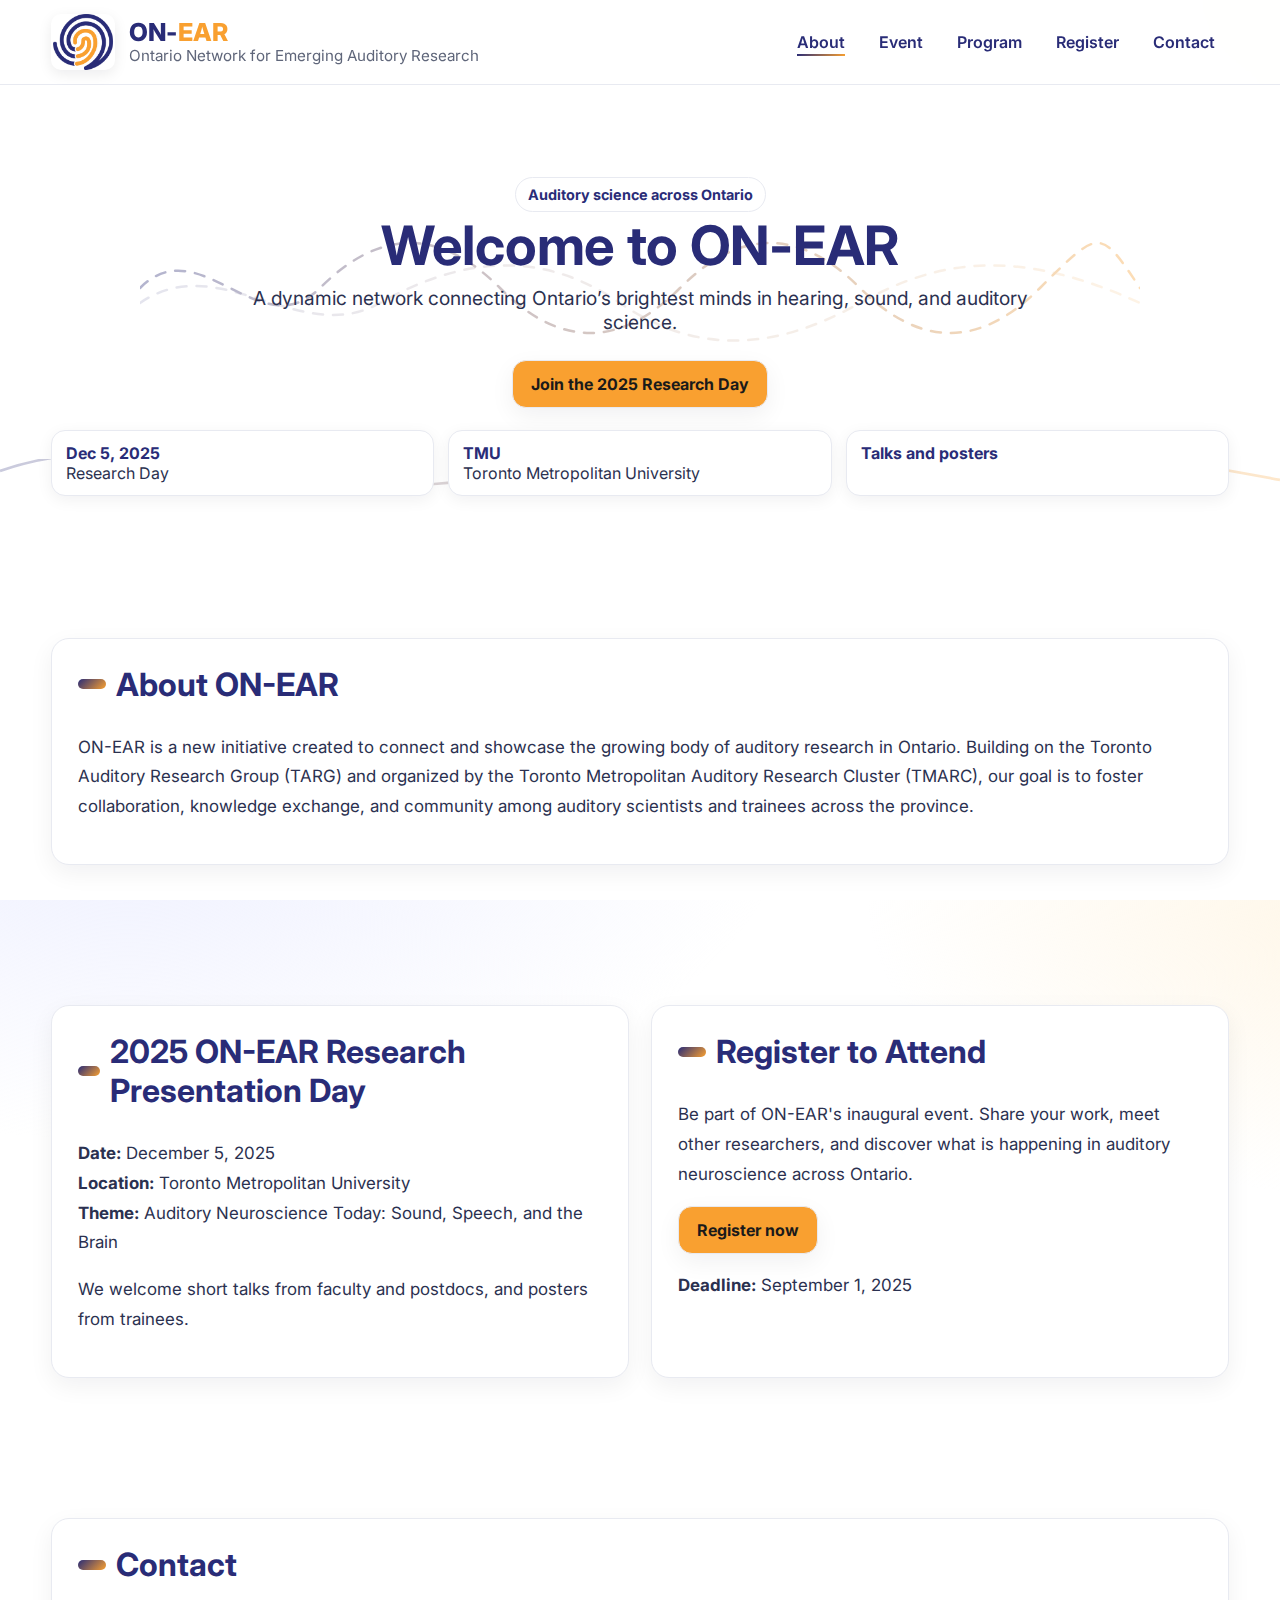
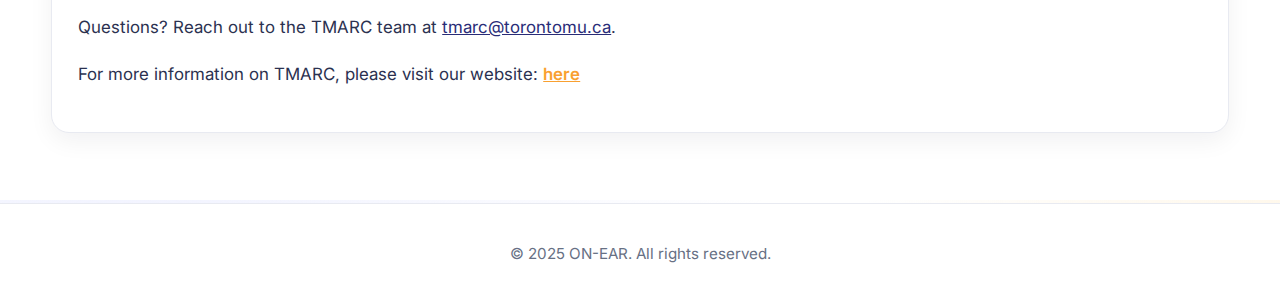
<file: index.html>
<!DOCTYPE html>
<html lang="en">
<head>
  <meta charset="UTF-8" />
  <meta name="viewport" content="width=device-width, initial-scale=1.0" />
  <title>ON-EAR | Ontario Network for Emerging Auditory Research</title>
  <link href="https://fonts.googleapis.com/css2?family=Inter:wght@400;600;800&display=swap" rel="stylesheet">
  <meta name="theme-color" content="#292C77">
  <style>
    :root {
      --blue: #292C77;
      --yellow: #F9A030;
      --ink: #11131a;
      --muted: #5f667a;
      --bg: #ffffff;
      --soft: #f7f8fb;
      --border: #e8eaf1;
      --radius: 18px;
      --shadow: 0 8px 24px rgba(17,19,26,0.06);
      --shadow-strong: 0 16px 42px rgba(17,19,26,0.10);
      --gradient: linear-gradient(135deg, #292C77 0%, #F9A030 100%);
    }

    * { box-sizing: border-box; }
    html, body { height: 100%; }
    body {
      margin: 0;
      font-family: 'Inter', system-ui, -apple-system, Segoe UI, Roboto, Arial, sans-serif;
      color: var(--ink);
      background:
        radial-gradient(1200px 600px at 10% -10%, #eef0ff 0%, transparent 55%),
        radial-gradient(900px 500px at 110% 0%, #fff6e6 0%, transparent 60%),
        var(--bg);
      overflow-x: hidden;
      scroll-behavior: smooth;
    }

    .container { width: min(1200px, 92vw); margin: 0 auto; position: relative; z-index: 1; }

    /* Header */
    header { position: sticky; top: 0; z-index: 40; background: rgba(255,255,255,0.94); backdrop-filter: blur(10px); border-bottom: 1px solid var(--border); transition: box-shadow .2s ease; }
    .header-inner { display: flex; align-items: center; justify-content: space-between; padding: 14px 0; gap: 12px; }
    .branding { display: flex; align-items: center; gap: 14px; text-decoration: none; color: inherit; }
    .logo img { height: 56px; width: auto; display: block; border-radius: 10px; box-shadow: 0 4px 14px rgba(17,19,26,0.08); }
    .title { display: grid; }
    .title .name { font-weight: 800; letter-spacing: .2px; font-size: 1.55rem; line-height: 1.05; }
    .on { color: var(--blue); }
    .ear { color: var(--yellow); }
    .tag { color: var(--muted); font-size: .95rem; }

    nav { display: flex; gap: 6px; align-items: center; flex-wrap: wrap; }
    nav a { position: relative; text-decoration: none; color: var(--blue); font-weight: 600; padding: 10px 14px; border-radius: 12px; }
    nav a::after { content: ""; position: absolute; left: 50%; right: 50%; bottom: 6px; height: 2px; background: var(--gradient); transition: left .2s, right .2s; }
    nav a:hover { background: #eef0ff; }
    nav a:hover::after { left: 14px; right: 14px; }
    nav a.active::after { left: 14px; right: 14px; }

    /* Progress */
    .progress { position: fixed; top: 0; left: 0; height: 3px; width: 0; background: var(--gradient); z-index: 60; box-shadow: 0 2px 20px rgba(249,160,48,0.25); }

    /* Hero */
    .hero { position: relative; padding: 92px 0 72px; text-align: center; background: #fff; overflow: hidden; }
    .hero h1 { margin: 0 0 8px; font-size: clamp(2.4rem, 4.8vw, 3.4rem); letter-spacing: -0.3px; color: var(--blue); }
    .hero .lede { font-size: clamp(1rem, 1.6vw, 1.2rem); max-width: 820px; margin: .5rem auto 1.6rem; color: #2b3150; }
    .pill { display: inline-block; padding: 8px 12px; border: 1px solid var(--border); border-radius: 999px; background: #fff; font-weight: 700; font-size: .9rem; color: var(--blue); }

    /* Animated audio wave behind title */
    .audiowave { position: absolute; top: 42%; left: 50%; transform: translate(-50%, -50%); width: min(1000px, 92vw); height: 160px; pointer-events: none; opacity: .35; }
    .audiowave path { fill: none; stroke-width: 2.5; stroke-linecap: round; stroke-linejoin: round; stroke-dasharray: 10 10; animation: waveDash 7s linear infinite; }
    @keyframes waveDash { to { stroke-dashoffset: -200; } }

    .cta-row { display: flex; gap: 12px; justify-content: center; flex-wrap: wrap; }
    .btn { display: inline-flex; align-items: center; gap: 10px; border: 1px solid var(--border); cursor: pointer; padding: 13px 18px; border-radius: 14px; font-weight: 700; font-size: 1rem; text-decoration: none; transition: transform 120ms ease, box-shadow 200ms ease, filter 120ms ease; }
    .btn-primary { background: #F9A030; color: #1a1a1a; box-shadow: var(--shadow); }
    .btn-primary:hover { background: #e18d00; transform: translateY(-1px); box-shadow: var(--shadow-strong); filter: none; }
    .btn-ghost { background: #fff; color: var(--blue); box-shadow: var(--shadow); }
    .btn-ghost:hover { transform: translateY(-1px); box-shadow: var(--shadow-strong); }

    .quick { display: grid; grid-template-columns: repeat(3, 1fr); gap: 14px; margin-top: 22px; }
    .chip { background: #fff; border: 1px solid var(--border); border-radius: 14px; padding: 12px 14px; text-align: left; color: #2b3150; box-shadow: 0 4px 16px rgba(17,19,26,0.06); }
    .chip strong { color: var(--blue); }

    .hero-divider { position: absolute; inset: auto 0 -1px 0; height: 110px; background: url('data:image/svg+xml;utf8,<svg xmlns="http://www.w3.org/2000/svg" viewBox="0 0 1440 320"><defs><linearGradient id="g" x1="0" y1="0" x2="1" y2="0"><stop offset="0%" stop-color="%23292C77"/><stop offset="100%" stop-color="%23F9A030"/></linearGradient></defs><path fill="%23ffffff" d="M0,192L48,186.7C96,181,192,171,288,170.7C384,171,480,181,576,181.3C672,181,768,171,864,149.3C960,128,1056,96,1152,85.3C1248,75,1344,85,1392,90.7L1440,96L1440,320L1392,320C1344,320,1248,320,1152,320C1056,320,960,320,864,320C768,320,672,320,576,320C480,320,384,320,288,320C192,320,96,320,48,320L0,320Z"/><path d="M0 210 C 200 140, 400 280, 600 200 S 1000 140, 1440 220" stroke="url(%23g)" stroke-width="3" fill="none" opacity="0.25"/></svg>') bottom center / cover no-repeat; }

    /* Sections */
    section.block { padding: 70px 0; }
    .grid-2 { display: grid; grid-template-columns: repeat(2, 1fr); gap: 22px; }
    .card { position: relative; background: #fff; border: 1px solid var(--border); border-radius: var(--radius); padding: 26px; color: #2b3150; box-shadow: var(--shadow); overflow: hidden; }
    .card h2 { display: inline-flex; align-items: center; gap: 10px; margin: 0 0 12px; font-size: clamp(1.6rem, 2.8vw, 2rem); color: var(--blue); }
    .card h2::before { content: ""; height: 10px; width: 28px; border-radius: 6px; background: var(--gradient); }
    .card p { font-size: 1.06rem; line-height: 1.75; }

    /* Footer */
    footer { text-align: center; color: #677084; padding: 40px 1rem; font-size: .95rem; border-top: 1px solid var(--border); background: #fff; }

    /* Responsive */
    @media (max-width: 900px) { .grid-2, .quick { grid-template-columns: 1fr; } }

    /* Motion reduce */
    @media (prefers-reduced-motion: reduce) { .audiowave path { animation: none; } .btn, .btn-primary, .btn-ghost { transition: none; } }
  </style>
</head>
<body>
  <div id="progress" class="progress" aria-hidden="true"></div>

  <!-- Header -->
  <header>
    <div class="container header-inner">
      <a href="#top" class="branding" aria-label="ON-EAR home">
        <div class="logo"><img src="Logo_v3.png" alt="ON-EAR logo"></div>
        <div class="title">
          <div class="name"><span class="on">ON-</span><span class="ear">EAR</span></div>
          <div class="tag">Ontario Network for Emerging Auditory Research</div>
        </div>
      </a>
      <nav aria-label="Primary">
        <a href="#about">About</a>
        <a href="#event">Event</a>
        <a href="program.html">Program</a>
        <a href="#register">Register</a>
        <a href="#contact">Contact</a>
      </nav>
    </div>
  </header>

  <!-- Hero -->
  <section class="hero" id="top">
    <svg class="audiowave" viewBox="0 0 1000 160" aria-hidden="true">
      <defs>
        <linearGradient id="waveGrad" x1="0" y1="0" x2="1" y2="0">
          <stop offset="0%" stop-color="#292C77"/>
          <stop offset="100%" stop-color="#F9A030"/>
        </linearGradient>
      </defs>
      <path stroke="url(#waveGrad)" d="M0 80 C 60 20, 120 140, 180 80 S 300 20, 360 80 S 480 140, 540 80 S 660 20, 720 80 S 840 140, 900 80 S 960 20, 1000 80"/>
      <path stroke="url(#waveGrad)" opacity="0.35" d="M0 95 C 80 40, 160 140, 240 95 S 400 40, 480 95 S 640 140, 720 95 S 880 40, 1000 95"/>
    </svg>
    <div class="container inner">
      <span class="pill">Auditory science across Ontario</span>
      <h1>Welcome to ON-EAR</h1>
      <p class="lede">A dynamic network connecting Ontario’s brightest minds in hearing, sound, and auditory science.</p>
      <div class="cta-row">
        <a href="#register" class="btn btn-primary">Join the 2025 Research Day</a>
      </div>
      <div class="quick" aria-label="Key facts">
        <div class="chip"><strong>Dec 5, 2025</strong><div>Research Day</div></div>
        <div class="chip"><strong>TMU</strong><div>Toronto Metropolitan University</div></div>
        <div class="chip"><strong>Talks and posters</strong></div>
      </div>
    </div>
    <div class="hero-divider" aria-hidden="true"></div>
  </section>

  <!-- About -->
  <section id="about" class="block">
    <div class="container">
      <article class="card">
        <h2>About ON-EAR</h2>
        <p>ON-EAR is a new initiative created to connect and showcase the growing body of auditory research in Ontario. Building on the Toronto Auditory Research Group (TARG) and organized by the Toronto Metropolitan Auditory Research Cluster (TMARC), our goal is to foster collaboration, knowledge exchange, and community among auditory scientists and trainees across the province.</p>
      </article>
    </div>
  </section>

  <!-- Event and Register -->
  <section id="event" class="block">
    <div class="container grid-2">
      <article class="card">
        <h2>2025 ON-EAR Research Presentation Day</h2>
        <p><strong>Date:</strong> December 5, 2025<br>
        <strong>Location:</strong> Toronto Metropolitan University<br>
        <strong>Theme:</strong> Auditory Neuroscience Today: Sound, Speech, and the Brain</p>
        <p>We welcome short talks from faculty and postdocs, and posters from trainees.</p>
        <!-- View program button removed -->
      </article>
      <article class="card" id="register">
        <h2>Register to Attend</h2>
        <p>Be part of ON-EAR's inaugural event. Share your work, meet other researchers, and discover what is happening in auditory neuroscience across Ontario.</p>
        <a href="register.html" class="btn btn-primary">Register now</a>
        <p><strong>Deadline:</strong> September 1, 2025</p>
      </article>
    </div>
  </section>

  <!-- Contact -->
  <section id="contact" class="block">
    <div class="container">
      <article class="card">
        <h2>Contact</h2>
        <p>Questions? Reach out to the TMARC team at <a href="mailto:tmarc@torontomu.ca" style="color: var(--blue); text-decoration: underline;">tmarc@torontomu.ca</a>.</p>
        <p>For more information on TMARC, please visit our website: <a href="https://psychlabs.torontomu.ca/tmarc/" target="_blank" rel="noopener" style="color: var(--yellow); font-weight:600; text-decoration: underline;">here</a></p>
      </article>
    </div>
  </section>

  <footer>
    <div class="container">&copy; 2025 ON-EAR. All rights reserved.</div>
  </footer>

  <script>
    // Progress line and header shadow
    const progress = document.getElementById('progress');
    const headerEl = document.querySelector('header');
    window.addEventListener('scroll', () => {
      const st = document.documentElement.scrollTop || document.body.scrollTop;
      const h = document.documentElement.scrollHeight - document.documentElement.clientHeight;
      progress.style.width = Math.min(100, (st / h) * 100) + '%';
      headerEl.style.boxShadow = st > 6 ? '0 6px 24px rgba(17,19,26,0.08)' : 'none';
    });

    // Active nav highlighting
    const sections = document.querySelectorAll('section.block');
    const navLinks = document.querySelectorAll('nav a[href^="#"]');
    const observer = new IntersectionObserver(entries => {
      entries.forEach(entry => {
        const id = '#' + entry.target.id;
        const link = document.querySelector(`nav a[href="${id}"]`);
        if (link) link.classList.toggle('active', entry.isIntersecting && entry.intersectionRatio > 0.5);
      });
    }, { threshold: 0.55 });
    sections.forEach(s => observer.observe(s));
  </script>
</body>
</html>
</file>
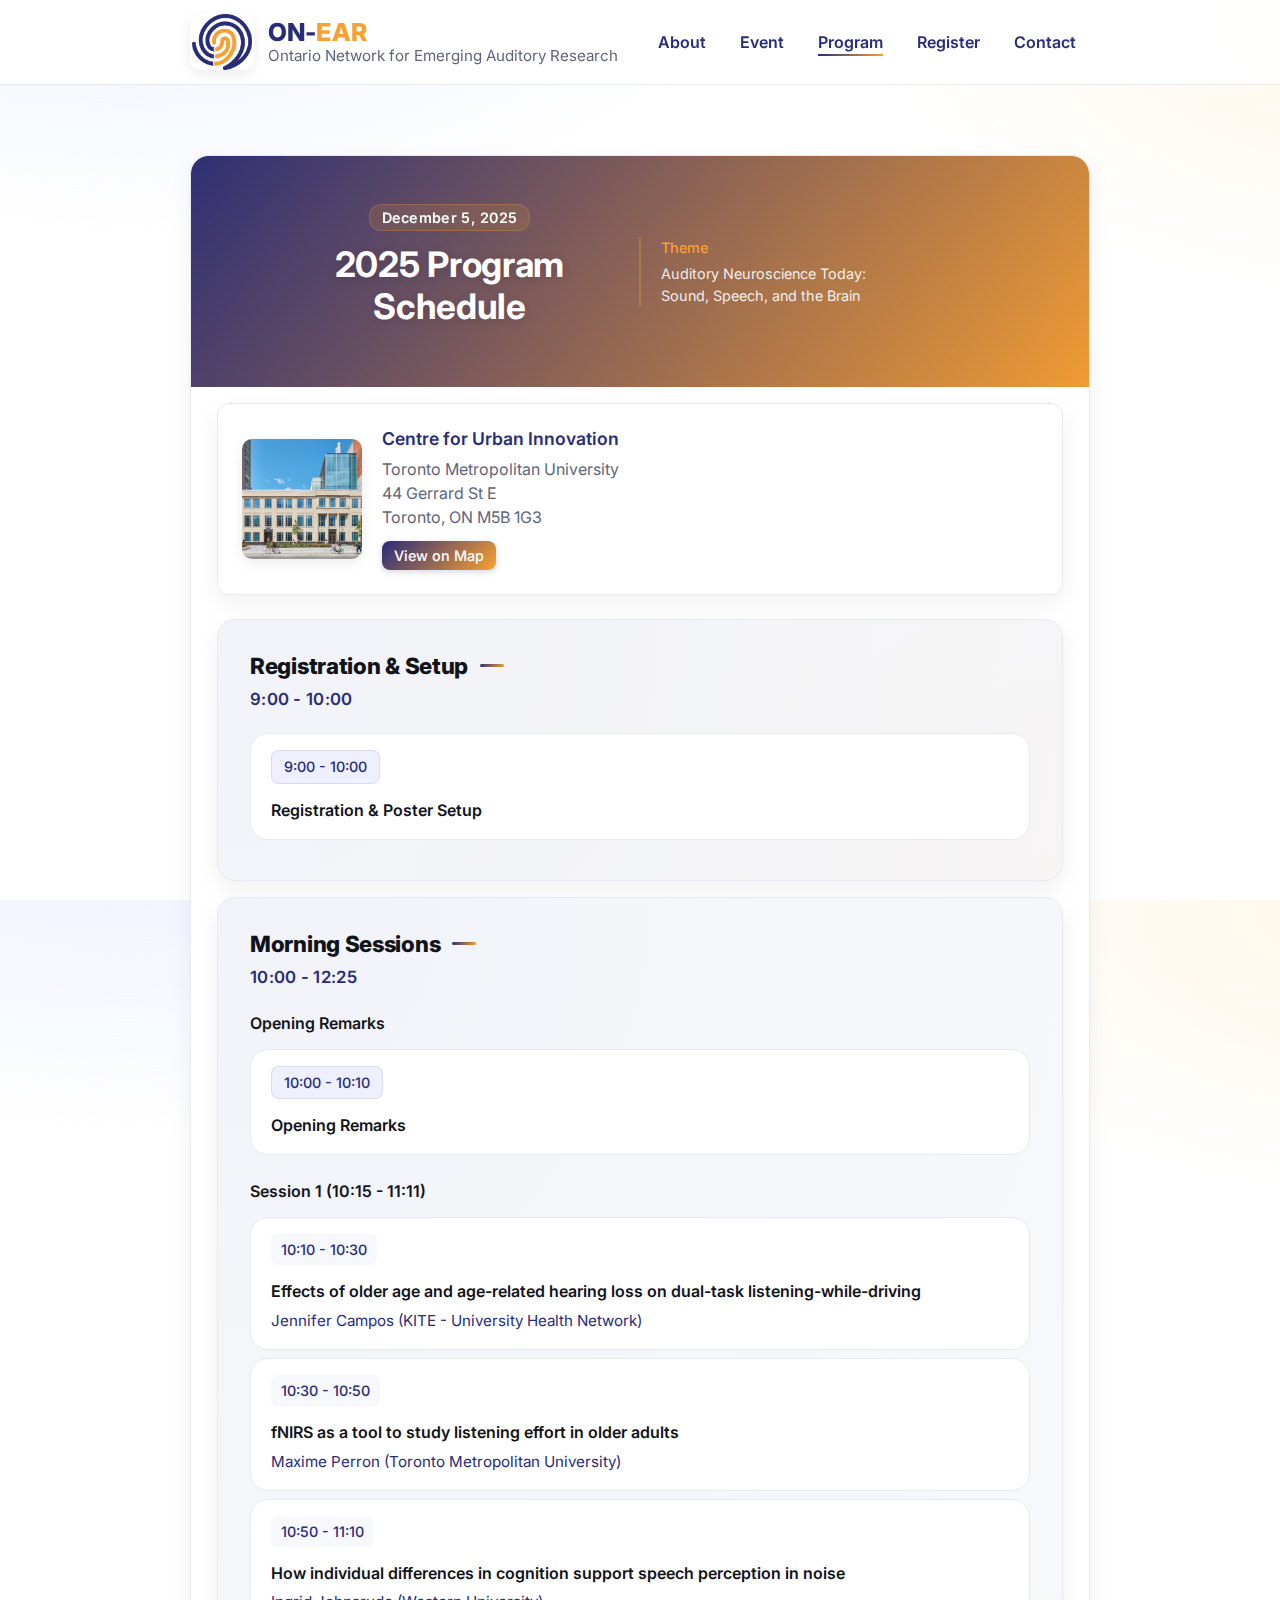
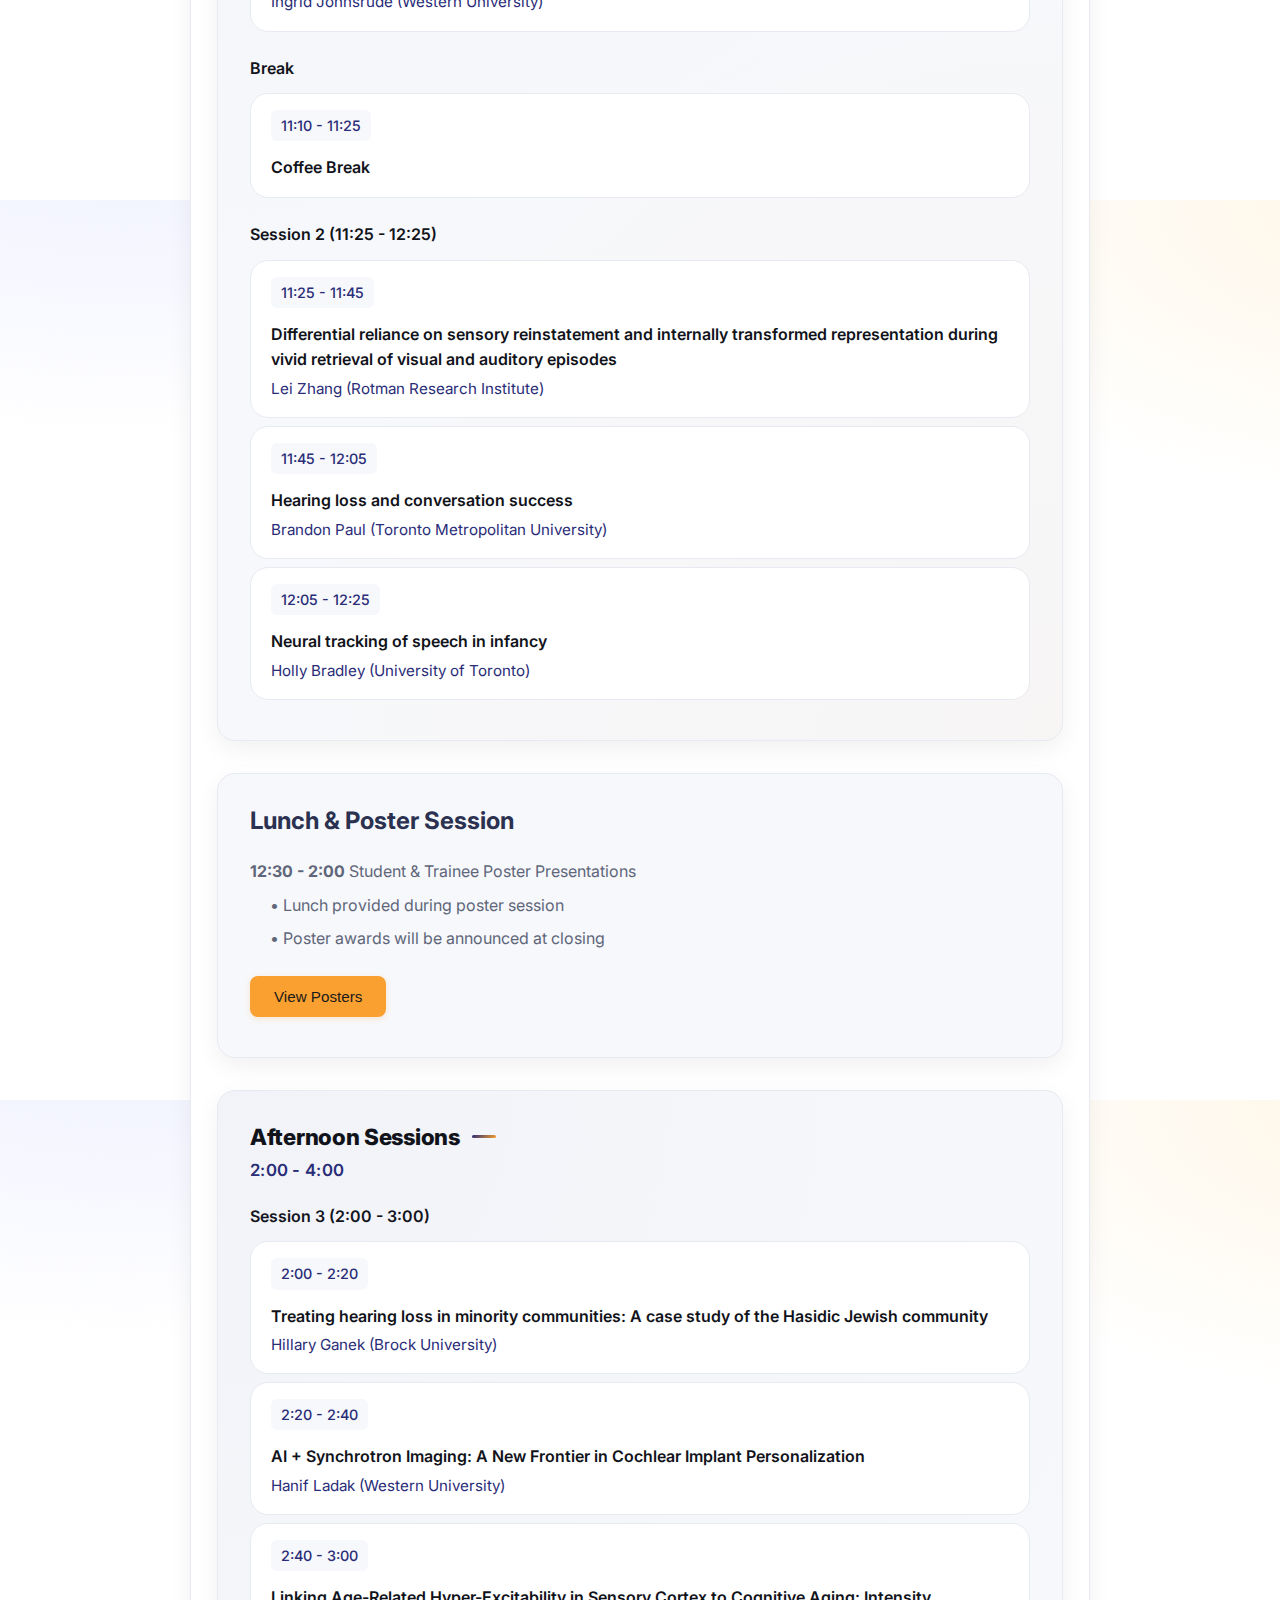
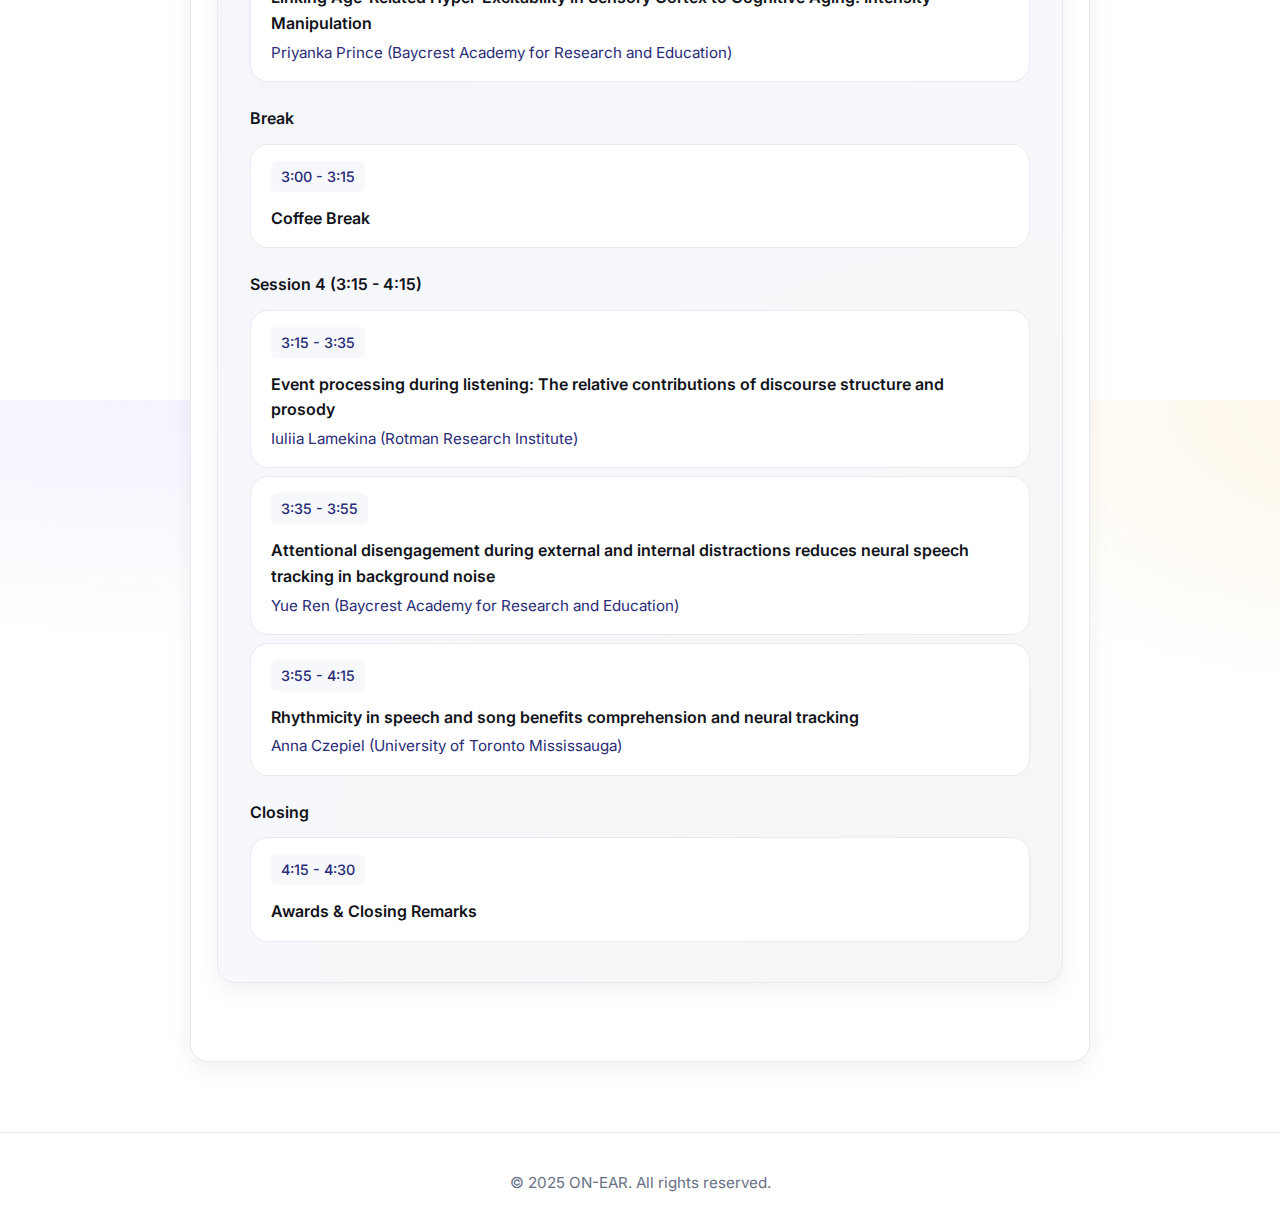
<file: program_test.html>
<!DOCTYPE html>
<html lang="en">
<head>
  <meta charset="UTF-8" />
  <meta name="viewport" content="width=device-width, initial-scale=1.0" />
  <title>ON-EAR | Program</title>
  <link href="https://fonts.googleapis.com/css2?family=Inter:wght@400;600;800&display=swap" rel="stylesheet">
  <meta name="theme-color" content="#292C77">
  <style>
    :root {
      --blue: #292C77;
      --yellow: #F9A030;
      --ink: #11131a;
      --muted: #5f667a;
      --bg: #ffffff;
      --soft: #f7f8fb;
      --border: #e8eaf1;
      --radius: 18px;
      --shadow: 0 8px 24px rgba(17,19,26,0.06);
      --shadow-strong: 0 16px 42px rgba(17,19,26,0.10);
      --gradient: linear-gradient(135deg, #292C77 0%, #F9A030 100%);
      --card-transition:all 0.3s cubic-bezier(0.4, 0, 0.2, 1);
    }
    *{box-sizing:border-box;} html,body{height:100%;}
    body{margin:0;font-family:'Inter',system-ui,-apple-system,Segoe UI,Roboto,Arial,sans-serif;color:var(--ink);background:radial-gradient(1200px 600px at 10% -10%, #eef0ff 0%, transparent 55%),radial-gradient(900px 500px at 110% 0%, #fff6e6 0%, transparent 60%),var(--bg);overflow-x:hidden;scroll-behavior:smooth;}
    .container{width:min(900px,92vw);margin:0 auto;position:relative;z-index:1;}
    header{position:sticky;top:0;z-index:40;background:rgba(255,255,255,0.94);backdrop-filter:blur(10px);border-bottom:1px solid var(--border);transition:box-shadow .2s ease;}
    .header-inner{display:flex;align-items:center;justify-content:space-between;padding:14px 0;gap:12px;}
    .branding{display:flex;align-items:center;gap:14px;text-decoration:none;color:inherit;}
    .logo img{height:56px;width:auto;display:block;border-radius:10px;box-shadow:0 4px 14px rgba(17,19,26,0.08);}
    .title{display:grid;}
    .title .name{font-weight:800;letter-spacing:.2px;font-size:1.55rem;line-height:1.05;}
    .on{color:var(--blue);} .ear{color:var(--yellow);} .tag{color:var(--muted);font-size:.95rem;}
    nav{display:flex;gap:6px;align-items:center;flex-wrap:wrap;}
    nav a{position:relative;text-decoration:none;color:var(--blue);font-weight:600;padding:10px 14px;border-radius:12px;}
    nav a::after{content:"";position:absolute;left:50%;right:50%;bottom:6px;height:2px;background:var(--gradient);transition:left .2s,right .2s;}
    nav a:hover{background:#eef0ff;} nav a:hover::after,nav a.active::after{left:14px;right:14px;}
    @keyframes pulse { 0%, 100% { opacity: 1; } 50% { opacity: 0.7; } }
    @keyframes float { 0% { transform: translateY(0) scale(1); } 50% { transform: translateY(-20px) scale(1.05); } 100% { transform: translateY(0) scale(1); } }
    .progress{position:fixed;top:0;left:0;height:3px;width:0;background:var(--gradient);z-index:60;box-shadow:0 2px 20px rgba(249,160,48,0.25);}    
    .btn{display:inline-flex;align-items:center;gap:10px;border:1px solid var(--border);cursor:pointer;padding:13px 18px;border-radius:14px;font-weight:700;font-size:1rem;text-decoration:none;transition:transform 120ms ease,box-shadow 200ms ease,filter 120ms ease;}
    .btn-primary{background:#F9A030;color:#1a1a1a;box-shadow:var(--shadow);} .btn-primary:hover{background:#e18d00;transform:translateY(-1px);box-shadow:var(--shadow-strong);}
    .btn-ghost{background:#fff;color:var(--blue);box-shadow:var(--shadow);} .btn-ghost:hover{transform:translateY(-1px);box-shadow:var(--shadow-strong);}    
    section.block{padding:70px 0;}
    .card{position:relative;background:#fff;border:1px solid var(--border);border-radius:var(--radius);padding:26px;color:#2b3150;box-shadow:var(--shadow);overflow:hidden;}
    .card h2{display:inline-flex;align-items:center;gap:10px;margin:0 0 12px;font-size:clamp(1.6rem,2.8vw,2rem);color:var(--blue);} .card h2::before{content:"";height:10px;width:28px;border-radius:6px;background:var(--gradient);} .card p{font-size:1.05rem;line-height:1.7;}
    .grid-2{display:grid;grid-template-columns:repeat(2,1fr);gap:22px;}
    /* Location composite card */
    .location-wrap{display:grid;grid-template-columns:260px 1fr;gap:26px;align-items:center;}
    .location-wrap img{width:100%;height:180px;object-fit:cover;border-radius:16px;box-shadow:0 4px 20px rgba(17,19,26,0.15),0 0 28px 4px #F9A03033;border:4px solid #fff;}
    .location-wrap a.map{display:inline-flex;align-items:center;gap:8px;margin-top:12px;background:var(--gradient);color:#fff;text-decoration:none;font-weight:600;border-radius:10px;padding:8px 14px;box-shadow:var(--shadow);font-size:.9rem;}
    .location-wrap a.map:hover{filter:brightness(1.05);box-shadow:var(--shadow-strong);}
    @media(max-width:900px){.grid-2{grid-template-columns:1fr;} .location-wrap{grid-template-columns:1fr;}}
    @media(max-width:600px){section.block{padding:56px 0;} .card{padding:22px;} .location-wrap img{height:200px;} .title .name{font-size:1.4rem;}}
    footer{text-align:center;color:#677084;padding:40px 1rem;font-size:.95rem;border-top:1px solid var(--border);background:#fff;}
  </style>
</head>
<body>
  <div id="progress" class="progress" aria-hidden="true"></div>
  <header>
    <div class="container header-inner">
      <a href="index.html" class="branding" aria-label="ON-EAR home">
        <div class="logo"><img src="Logo_v3.png" alt="ON-EAR logo"></div>
        <div class="title"><div class="name"><span class="on">ON-</span><span class="ear">EAR</span></div><div class="tag">Ontario Network for Emerging Auditory Research</div></div>
      </a>
      <nav aria-label="Primary">
        <a href="index.html#about">About</a>
        <a href="index.html#event">Event</a>
        <a href="program.html" class="active">Program</a>
        <a href="index.html#register">Register</a>
        <a href="index.html#contact">Contact</a>
      </nav>
    </div>
  </header>
  <!-- Program Overview --> 
  <section class="block" id="program-intro">
    <div class="container">
      <article class="card">
        <div style="text-align:center;margin:-26px -26px 32px;padding:48px 26px;background:var(--gradient);border-radius:var(--radius) var(--radius) 0 0;position:relative;overflow:hidden;">
          <!-- Animated gradients -->
          <div style="position:absolute;inset:0;background:linear-gradient(135deg, rgba(41,44,119,0.7), rgba(249,160,48,0.5));"></div>
          <div style="position:absolute;inset:0;background:radial-gradient(800px circle at 70% 50%, rgba(249,160,48,0.15), transparent);"></div>
          <div style="position:absolute;inset:0;background:linear-gradient(20deg, rgba(41,44,119,0.1), transparent);"></div>
          
          <!-- Content -->
          <div style="position:relative;max-width:720px;margin:0 auto;">
            <div style="display:flex;align-items:center;justify-content:center;gap:20px;flex-wrap:wrap;">
              <div style="flex:1;min-width:280px;max-width:400px;">
                <span style="display:inline-block;background:rgba(249,160,48,0.15);padding:4px 12px;border-radius:12px;color:white;font-size:0.9rem;margin-bottom:12px;backdrop-filter:blur(10px);border:1px solid rgba(249,160,48,0.25);font-weight:600;letter-spacing:0.3px;">December 5, 2025</span>
                <h1 style="margin:0 0 12px;color:white;font-size:clamp(1.8rem,3vw,2.2rem);font-weight:700;line-height:1.2;text-shadow:0 2px 8px rgba(0,0,0,0.15);letter-spacing:-0.3px;">2025 Program Schedule</h1>
              </div>
              <div style="flex:1;min-width:280px;max-width:400px;text-align:left;padding-left:20px;border-left:2px solid rgba(249,160,48,0.3);">
                <div style="color:rgba(255,255,255,0.9);font-size:0.9rem;line-height:1.5;">
                  <strong style="color:var(--yellow);font-weight:500;display:block;margin-bottom:4px;">Theme</strong>
                  Auditory Neuroscience Today:<br>Sound, Speech, and the Brain
                </div>
              </div>
            </div>
          </div>
        </div>
        
        <!-- Location Card -->
        <div style="background:white;margin:-16px 0 24px;padding:24px;border-radius:12px;border:1px solid var(--border);box-shadow:var(--shadow);">
          <div style="display:flex;gap:20px;align-items:center;">
            <img src="CIUTMU.jpg" alt="Centre for Urban Innovation, TMU" style="width:120px;height:120px;object-fit:cover;border-radius:10px;box-shadow:0 4px 14px rgba(17,19,26,0.08);">
            <div>
              <div style="font-weight:600;color:var(--blue);margin-bottom:8px;font-size:1.1rem;">Centre for Urban Innovation</div>
              <div style="color:var(--muted);line-height:1.5;">
                Toronto Metropolitan University<br>
                44 Gerrard St E<br>
                Toronto, ON M5B 1G3
              </div>
              <a href="https://www.google.com/maps/place/44+Gerrard+St+E,+Toronto,+ON+M5B+1W7/@43.6598316,-79.382323,17z/data=!3m1!4b1!4m6!3m5!1s0x89d4cb4acf49d9d7:0x194eefedbcff4054!8m2!3d43.6598277!4d-79.3797427!16s%2Fg%2F1yfdrvpm5?entry=ttu" target="_blank" rel="noopener" style="display:inline-flex;align-items:center;gap:8px;margin-top:12px;background:var(--gradient);color:#fff;text-decoration:none;font-weight:500;border-radius:8px;padding:6px 12px;font-size:0.9rem;box-shadow:0 2px 6px rgba(41,44,119,0.2);transition:all 0.2s;" onmouseover="this.style.transform='translateY(-1px)';this.style.boxShadow='0 4px 12px rgba(41,44,119,0.3)'" onmouseout="this.style.transform='none';this.style.boxShadow='0 2px 6px rgba(41,44,119,0.2)'">View on Map</a>
            </div>
          </div>
        </div>
        
        <!-- Registration & Setup -->
        <div style="background:var(--soft);border:1px solid var(--border);border-radius:var(--radius);padding:32px;margin:16px 0;box-shadow:var(--shadow);position:relative;overflow:hidden;">
          <div style="position:absolute;inset:0;background:radial-gradient(1000px circle at 0% 0%, rgba(74,93,155,0.03), transparent);animation:float 15s ease-in-out infinite;"></div>
          <div style="position:absolute;inset:0;background:radial-gradient(800px circle at 100% 100%, rgba(249,160,48,0.03), transparent);animation:float 12s ease-in-out infinite reverse;"></div>
          <h3 style="margin:0 0 24px;font-size:1.5rem;display:flex;align-items:center;gap:16px;position:relative;">
            <div style="display:flex;flex-direction:column;gap:6px;">
              <div style="color:var(--ink);font-weight:800;font-size:1.4rem;letter-spacing:-0.3px;display:flex;align-items:center;gap:12px;">
                <span>Registration & Setup</span>
                <div style="height:3px;width:24px;background:var(--gradient);border-radius:2px;"></div>
              </div>
              <div style="color:var(--blue);font-size:1.05rem;font-weight:600;letter-spacing:0.3px;margin-top:4px;">9:00 - 10:00</div>
            </div>
          </h3>
          <div style="line-height:1.6;">
            <div class="session-card" style="background:white;margin:8px 0;padding:16px 20px;border-radius:var(--radius);border:1px solid var(--border);transition:var(--card-transition);cursor:pointer;position:relative;overflow:hidden;" onmouseover="this.style.transform='translateY(-2px)';this.style.boxShadow='var(--shadow-hover)';this.style.borderColor='var(--blue)'" onmouseout="this.style.transform='none';this.style.boxShadow='none';this.style.borderColor='var(--border)'">
              <div style="position:absolute;inset:0;background:var(--gradient);opacity:0;transition:var(--card-transition);" onmouseover="this.style.opacity='0.02'" onmouseout="this.style.opacity='0'"></div>
              <div style="color:var(--blue);font-size:0.9rem;font-weight:500;margin-bottom:6px;display:inline-block;padding:4px 12px;background:#eef0ff;border-radius:8px;transition:var(--card-transition);border:1px solid rgba(41,44,119,0.1);">9:00 - 10:00</div>
              <div style="color:var(--ink);margin-top:8px;font-weight:600;">Registration & Poster Setup</div>
            </div>
          </div>
        </div>

        <!-- Morning Sessions -->
        <div style="background:var(--soft);border:1px solid var(--border);border-radius:var(--radius);padding:32px;margin:16px 0;box-shadow:var(--shadow);position:relative;overflow:hidden;">
          <div style="position:absolute;inset:0;background:radial-gradient(1000px circle at 0% 0%, rgba(74,93,155,0.03), transparent);animation:float 15s ease-in-out infinite;"></div>
          <div style="position:absolute;inset:0;background:radial-gradient(800px circle at 100% 100%, rgba(249,160,48,0.03), transparent);animation:float 12s ease-in-out infinite reverse;"></div>
          <h3 style="margin:0 0 24px;font-size:1.5rem;display:flex;align-items:center;gap:16px;position:relative;">
            <div style="display:flex;flex-direction:column;gap:6px;">
              <div style="color:var(--ink);font-weight:800;font-size:1.4rem;letter-spacing:-0.3px;display:flex;align-items:center;gap:12px;">
                <span>Morning Sessions</span>
                <div style="height:3px;width:24px;background:var(--gradient);border-radius:2px;"></div>
              </div>
              <div style="color:var(--blue);font-size:1.05rem;font-weight:600;letter-spacing:0.3px;margin-top:4px;">10:00 - 12:25</div>
            </div>
          </h3>
          <div style="line-height:1.6;">            
            <div style="margin:24px 0 12px;font-weight:600;color:var(--ink);font-size:1rem;">Opening Remarks</div>
            <div class="session-card" style="background:white;margin:8px 0;padding:16px 20px;border-radius:var(--radius);border:1px solid var(--border);transition:var(--card-transition);cursor:pointer;position:relative;overflow:hidden;" onmouseover="this.style.transform='translateY(-2px)';this.style.boxShadow='var(--shadow-hover)';this.style.borderColor='var(--blue)'" onmouseout="this.style.transform='none';this.style.boxShadow='none';this.style.borderColor='var(--border)'">
              <div style="position:absolute;inset:0;background:var(--gradient);opacity:0;transition:var(--card-transition);" onmouseover="this.style.opacity='0.02'" onmouseout="this.style.opacity='0'"></div>
              <div style="color:var(--blue);font-size:0.9rem;font-weight:500;margin-bottom:6px;display:inline-block;padding:4px 12px;background:#eef0ff;border-radius:8px;transition:var(--card-transition);border:1px solid rgba(41,44,119,0.1);">10:00 - 10:10</div>
              <div style="color:var(--ink);margin-top:8px;font-weight:600;">Opening Remarks</div>
            </div>
            
            <div style="margin:24px 0 12px;font-weight:600;color:var(--ink);font-size:1rem;">Session 1 (10:15 - 11:11)</div>
            <div class="session-card" style="background:white;margin:8px 0;padding:16px 20px;border-radius:var(--radius);border:1px solid var(--border);transition:var(--card-transition);cursor:pointer;position:relative;overflow:hidden;" onmouseover="this.style.transform='translateY(-2px)';this.style.boxShadow='var(--shadow-hover)';this.style.borderColor='var(--blue)'" onmouseout="this.style.transform='none';this.style.boxShadow='none';this.style.borderColor='var(--border)'">
              <div style="position:absolute;inset:0;background:var(--gradient);opacity:0;transition:var(--card-transition);" onmouseover="this.style.opacity='0.02'" onmouseout="this.style.opacity='0'"></div>
              <div style="color:var(--blue);font-size:0.9rem;font-weight:500;margin-bottom:6px;display:inline-block;padding:4px 10px;background:var(--soft);border-radius:6px;transition:var(--card-transition);">10:10 - 10:30</div>
              <div style="color:var(--ink);margin-top:8px;font-weight:600;">Effects of older age and age-related hearing loss on dual-task listening-while-driving</div>
              <div style="color:var(--blue);margin-top:4px;font-size:0.95rem;">Jennifer Campos (KITE - University Health Network)</div>
            </div>
            <div class="session-card" style="background:white;margin:8px 0;padding:16px 20px;border-radius:var(--radius);border:1px solid var(--border);transition:var(--card-transition);cursor:pointer;position:relative;overflow:hidden;" onmouseover="this.style.transform='translateY(-2px)';this.style.boxShadow='var(--shadow-hover)';this.style.borderColor='var(--blue)'" onmouseout="this.style.transform='none';this.style.boxShadow='none';this.style.borderColor='var(--border)'">
              <div style="position:absolute;inset:0;background:var(--gradient);opacity:0;transition:var(--card-transition);" onmouseover="this.style.opacity='0.02'" onmouseout="this.style.opacity='0'"></div>
              <div style="color:var(--blue);font-size:0.9rem;font-weight:500;margin-bottom:6px;display:inline-block;padding:4px 10px;background:var(--soft);border-radius:6px;transition:var(--card-transition);">10:30 - 10:50</div>
              <div style="color:var(--ink);margin-top:8px;font-weight:600;">fNIRS as a tool to study listening effort in older adults</div>
              <div style="color:var(--blue);margin-top:4px;font-size:0.95rem;">Maxime Perron (Toronto Metropolitan University)</div>
            </div>
            <div class="session-card" style="background:white;margin:8px 0;padding:16px 20px;border-radius:var(--radius);border:1px solid var(--border);transition:var(--card-transition);cursor:pointer;position:relative;overflow:hidden;" onmouseover="this.style.transform='translateY(-2px)';this.style.boxShadow='var(--shadow-hover)';this.style.borderColor='var(--blue)'" onmouseout="this.style.transform='none';this.style.boxShadow='none';this.style.borderColor='var(--border)'">
              <div style="position:absolute;inset:0;background:var(--gradient);opacity:0;transition:var(--card-transition);" onmouseover="this.style.opacity='0.02'" onmouseout="this.style.opacity='0'"></div>
              <div style="color:var(--blue);font-size:0.9rem;font-weight:500;margin-bottom:6px;display:inline-block;padding:4px 10px;background:var(--soft);border-radius:6px;transition:var(--card-transition);">10:50 - 11:10</div>
              <div style="color:var(--ink);margin-top:8px;font-weight:600;">How individual differences in cognition support speech perception in noise</div>
              <div style="color:var(--blue);margin-top:4px;font-size:0.95rem;">Ingrid Johnsrude (Western University)</div>
            </div>
            
            <div style="margin:24px 0 12px;font-weight:600;color:var(--ink);font-size:1rem;">Break</div>
            <div class="session-card" style="background:white;margin:8px 0;padding:16px 20px;border-radius:var(--radius);border:1px solid var(--border);transition:var(--card-transition);cursor:pointer;position:relative;overflow:hidden;" onmouseover="this.style.transform='translateY(-2px)';this.style.boxShadow='var(--shadow-hover)';this.style.borderColor='var(--blue)'" onmouseout="this.style.transform='none';this.style.boxShadow='none';this.style.borderColor='var(--border)'">
              <div style="position:absolute;inset:0;background:var(--gradient);opacity:0;transition:var(--card-transition);" onmouseover="this.style.opacity='0.02'" onmouseout="this.style.opacity='0'"></div>
              <div style="color:var(--blue);font-size:0.9rem;font-weight:500;margin-bottom:6px;display:inline-block;padding:4px 10px;background:var(--soft);border-radius:6px;transition:var(--card-transition);">11:10 - 11:25</div>
              <div style="color:var(--ink);margin-top:8px;font-weight:600;">Coffee Break</div>
            </div>
            
            <div style="margin:24px 0 12px;font-weight:600;color:var(--ink);font-size:1rem;">Session 2 (11:25 - 12:25)</div>
            <div class="session-card" style="background:white;margin:8px 0;padding:16px 20px;border-radius:var(--radius);border:1px solid var(--border);transition:var(--card-transition);cursor:pointer;position:relative;overflow:hidden;" onmouseover="this.style.transform='translateY(-2px)';this.style.boxShadow='var(--shadow-hover)';this.style.borderColor='var(--blue)'" onmouseout="this.style.transform='none';this.style.boxShadow='none';this.style.borderColor='var(--border)'">
              <div style="position:absolute;inset:0;background:var(--gradient);opacity:0;transition:var(--card-transition);" onmouseover="this.style.opacity='0.02'" onmouseout="this.style.opacity='0'"></div>
              <div style="color:var(--blue);font-size:0.9rem;font-weight:500;margin-bottom:6px;display:inline-block;padding:4px 10px;background:var(--soft);border-radius:6px;transition:var(--card-transition);">11:25 - 11:45</div>
              <div style="color:var(--ink);margin-top:8px;font-weight:600;">Differential reliance on sensory reinstatement and internally transformed representation during vivid retrieval of visual and auditory episodes</div>
              <div style="color:var(--blue);margin-top:4px;font-size:0.95rem;">Lei Zhang (Rotman Research Institute)</div>
            </div>
            <div class="session-card" style="background:white;margin:8px 0;padding:16px 20px;border-radius:var(--radius);border:1px solid var(--border);transition:var(--card-transition);cursor:pointer;position:relative;overflow:hidden;" onmouseover="this.style.transform='translateY(-2px)';this.style.boxShadow='var(--shadow-hover)';this.style.borderColor='var(--blue)'" onmouseout="this.style.transform='none';this.style.boxShadow='none';this.style.borderColor='var(--border)'">
              <div style="position:absolute;inset:0;background:var(--gradient);opacity:0;transition:var(--card-transition);" onmouseover="this.style.opacity='0.02'" onmouseout="this.style.opacity='0'"></div>
              <div style="color:var(--blue);font-size:0.9rem;font-weight:500;margin-bottom:6px;display:inline-block;padding:4px 10px;background:var(--soft);border-radius:6px;transition:var(--card-transition);">11:45 - 12:05</div>
              <div style="color:var(--ink);margin-top:8px;font-weight:600;">Hearing loss and conversation success</div>
              <div style="color:var(--blue);margin-top:4px;font-size:0.95rem;">Brandon Paul (Toronto Metropolitan University)</div>
            </div>
            <div class="session-card" style="background:white;margin:8px 0;padding:16px 20px;border-radius:var(--radius);border:1px solid var(--border);transition:var(--card-transition);cursor:pointer;position:relative;overflow:hidden;" onmouseover="this.style.transform='translateY(-2px)';this.style.boxShadow='var(--shadow-hover)';this.style.borderColor='var(--blue)'" onmouseout="this.style.transform='none';this.style.boxShadow='none';this.style.borderColor='var(--border)'">
              <div style="position:absolute;inset:0;background:var(--gradient);opacity:0;transition:var(--card-transition);" onmouseover="this.style.opacity='0.02'" onmouseout="this.style.opacity='0'"></div>
              <div style="color:var(--blue);font-size:0.9rem;font-weight:500;margin-bottom:6px;display:inline-block;padding:4px 10px;background:var(--soft);border-radius:6px;transition:var(--card-transition);">12:05 - 12:25</div>
              <div style="color:var(--ink);margin-top:8px;font-weight:600;">Neural tracking of speech in infancy</div>
              <div style="color:var(--blue);margin-top:4px;font-size:0.95rem;">Holly Bradley (University of Toronto)</div>
            </div>
          </div>
        </div>

        <!-- Lunch & Poster Session -->
        <div style="background:var(--soft);border:1px solid var(--border);border-radius:var(--radius);padding:32px;margin:32px 0;box-shadow:var(--shadow);">
          <h3 style="margin:0 0 24px;font-size:1.5rem;">Lunch & Poster Session</h3>
          <div style="color:var(--muted);line-height:1.6;">
            <div style="margin:8px 0;"><strong>12:30 - 2:00</strong> Student & Trainee Poster Presentations</div>
            <div style="margin:8px 0; padding-left:20px;">• Lunch provided during poster session</div>
            <div style="margin:8px 0; padding-left:20px;">• Poster awards will be announced at closing</div>
            <div style="margin:24px 0 8px;">
              <button onclick="showPosterList()" style="background:#F9A030;color:#1a1a1a;border:none;padding:12px 24px;border-radius:8px;cursor:pointer;font-size:0.95rem;font-weight:500;transition:all 0.2s;box-shadow:0 2px 6px rgba(249,160,48,0.2);" onmouseover="this.style.transform='translateY(-1px)';this.style.boxShadow='0 4px 12px rgba(249,160,48,0.3)'" onmouseout="this.style.transform='none';this.style.boxShadow='0 2px 6px rgba(249,160,48,0.2)'">View Posters</button>
            </div>
          </div>
        </div>

        <div id="posterList" style="display:none;position:fixed;top:0;left:0;right:0;bottom:0;background:rgba(0,0,0,0.5);z-index:1000;display:none;justify-content:center;align-items:center;">
          <div style="background:white;padding:32px;margin:20px;border-radius:12px;max-width:900px;width:95%;max-height:90vh;position:relative;box-shadow:0 4px 20px rgba(0,0,0,0.15);display:flex;flex-direction:column;">
            <button onclick="hidePosterList()" style="position:absolute;right:16px;top:16px;border:none;background:none;font-size:24px;cursor:pointer;color:#666;width:32px;height:32px;border-radius:50%;display:flex;align-items:center;justify-content:center;transition:all 0.2s;" onmouseover="this.style.background='#f0f0f0'" onmouseout="this.style.background='transparent'">&times;</button>
            
            <div style="margin-bottom:24px;">
              <h3 style="margin:0 0 8px 0;color:#292C77;font-size:1.5rem;">Poster Presentations</h3>
              <div style="color:#666;font-size:0.9rem;" id="posterCount"></div>
            </div>

            <div style="margin-bottom:24px;">
              <input type="text" id="posterSearch" placeholder="Search posters by title, author, or affiliation..." style="width:100%;padding:12px 16px;border:1px solid #ddd;border-radius:8px;font-size:0.95rem;outline:none;transition:all 0.2s;" oninput="searchPosters(this.value)" onfocus="this.style.borderColor='#292C77'" onblur="this.style.borderColor='#ddd'">
            </div>

            <div id="posters" style="overflow-y:auto;flex:1;padding-right:16px;">
              <!-- Posters will be inserted here -->
            </div>
          </div>
        </div>

        <script>
          const posters = [
            {
              title: "Developing brain-based models of speech emotion perception in young adults with hearing loss",
              authors: "Tikhostoup, K., Dang, C., & Russo, F. A.",
              affiliation: "SMART Lab - Toronto Metropolitan University",
              presenting: "Katya Tikhostoup"
            },
            {
              title: "The behavioural and neural effect of hearing acuity and hearing aids on speech emotion perception using functional near-infrared spectroscopy",
              authors: "Dang, C., Zara, M., & Russo, F. A.",
              affiliation: "SMART Lab - Toronto Metropolitan University",
              presenting: "Carmen Dang"
            },
            {
              title: "The neural dynamics of musical reward: An fNIRS study on repeated music exposure",
              authors: "Glassman, H., & Russo, F. A.",
              affiliation: "Toronto Metropolitan University",
              presenting: "Harley Glassman"
            },
            {
              title: "Musical training mitigates age-related declines in MMN and memory precision",
              authors: "Chow, R.",
              affiliation: "York University; Baycrest - Rotman Research Institute",
              presenting: "Ricky Chow"
            },
            {
              title: "Social bonding in joint-humming: The role of inter-brain coherence and harmonicity",
              authors: "Lohin, J., & Russo, F. A.",
              affiliation: "Toronto Metropolitan University",
              presenting: "Jennifer Lohin"
            },
            {
              title: "Masking of speaker facial features during audiovisual speech perception in older adults with hearing loss",
              authors: "Aguiar, P. V., Preman, J., & Paul, B. T.",
              affiliation: "Toronto Metropolitan University",
              presenting: "Patricia Aguiar"
            },
            {
              title: "Conversation dynamics among older adults with age-related hearing loss (ARHL)",
              authors: "Salehi, N., & Paul, B. T.",
              affiliation: "Toronto Metropolitan University",
              presenting: "Negar Salehi"
            },
            {
              title: "The effects of a music listening intervention on autobiographical memory: Evidence from oscillatory brain activity",
              authors: "Vuong, V., O'Neil, M. J., Dimitrijevic, A., Buchsbaum, B. R., Thaut, M. H., & Alain, C.",
              affiliation: "University of Toronto; Baycrest - Rotman Research Institute",
              presenting: "Veronica Vuong"
            },
            {
              title: "Neural indices of naturalistic speech comprehension in cochlear implant users",
              authors: "Mo, S. (Mello)",
              affiliation: "Baycrest - Rotman Research Institute; Sunnybrook Research Institute",
              presenting: "Shimin (Mello) Mo"
            },
            {
              title: "Leveraging EEG to assess speech processing and specific cognitive impairment in older adults with age-related hearing loss",
              authors: "Jani, S.",
              affiliation: "University of Toronto, Department of Psychology; Baycrest - Rotman Research Institute",
              presenting: "Sara Jani"
            },
            {
              title: "Investigating the impact of cochlear morphology on outcomes in cochlear implant recipients using post-operative scans",
              authors: "Micuda, A., Skidmore, J., Dennison, S., Felder, J., Paroby, C., Agrawal, S.*, Stohl, J.*, & Ladak, H.* (*Co-senior)",
              affiliation: "Western University",
              presenting: "Ashley Micuda"
            },
            {
              title: "Effects of binaural beats on memory encoding",
              authors: "O'Neil, M., Perron, M., Paracha, M. J., & Alain, C.",
              affiliation: "Baycrest - Rotman Research Institute",
              presenting: "Mary O'Neil"
            },
            {
              title: "Biophysical basis of the Greenwood function in cochlear mechanics",
              authors: "Shakourifar, N.",
              affiliation: "Western University, Department of Biomedical Engineering",
              presenting: "Nastaran Shakourifar"
            },
            {
              title: "Revealing the architecture of hearing: Micro-CT and statistical shape modeling of the human inner ear",
              authors: "Spedaliere, C., Rohani, S. A., Agrawal, S. K., & Ladak, H. M.",
              affiliation: "Western University, Schulich School of Medicine & Dentistry",
              presenting: "Carmine Spedaliere"
            },
            {
              title: "A novel dual task combining speech-in-noise and spatial navigation to detect early cognitive changes in older adults with hearing loss or subjective cognitive decline",
              authors: "Montanari, L.",
              affiliation: "University of Toronto; KITE Research Institute - UHN",
              presenting: "Lianna Montanari"
            },
            {
              title: "Not sure yet!",
              authors: "Wu, X.",
              affiliation: "University of Toronto",
              presenting: "Xiaotong Wu"
            },
            {
              title: "Perceptual organization and encoding of narrative events in effortful listening conditions",
              authors: "Panela, R. A.",
              affiliation: "University of Toronto; Baycrest - Rotman Research Institute",
              presenting: "Ryan Aaron Panela"
            },
            {
              title: "How eye movements relate to mental imagery during speech comprehension in challenging auditory environments",
              authors: "Mariotti, G.",
              affiliation: "University of Toronto; Baycrest - Rotman Research Institute",
              presenting: "Geneva Mariotti"
            },
            {
              title: "The influence of attention on narrative lingering in speech-on-speech listening",
              authors: "Pandey, P. R., & Herrmann, B.",
              affiliation: "University of Toronto; Baycrest - Rotman Research Institute",
              presenting: "Priya Rakesh Pandey"
            },
            {
              title: "Discovering regenerative signatures in the human hearing organ during development",
              authors: "Luca, E.",
              affiliation: "Sunnybrook Research Institute",
              presenting: "Emilia Luca"
            },
            {
              title: "The cognitive contributions to listening effort and related perceptions in younger and older adults",
              authors: "Rovetti, J.",
              affiliation: "Western University",
              presenting: "Joseph Rovetti"
            },
            {
              title: "Psychoacoustic and cognitive predictors of sound sensitivity in healthy young adults",
              authors: "Krygsman, B.",
              affiliation: "Trent University",
              presenting: "Breann Krygsman"
            },
            {
              title: "From hearing loss to hearing aids: Effects on emotional speech processing and perception",
              authors: "Karimi-Boroujeni, M.",
              affiliation: "University of Ottawa, School of Rehabilitation Sciences",
              presenting: "Maryam Karimi-Boroujeni"
            },
            {
              title: "Neural mechanisms of prosodic feature processing in cochlear implant users during emotion and gender discrimination",
              authors: "Yao, X.",
              affiliation: "University of Toronto",
              presenting: "Xinyi Yao"
            },
            {
              title: "The aging musician advantage on listening effort",
              authors: "Riopelle, W.",
              affiliation: "Trent University",
              presenting: "Will Riopelle"
            }
          ];

          function renderPosters(filteredPosters = posters) {
            const posterDiv = document.getElementById('posters');
            if (!posterDiv) return;
            
            posterDiv.innerHTML = filteredPosters.map((poster, index) => `
              <div class="poster-card" style="margin-bottom:24px;padding:24px;border:1px solid #eee;border-radius:12px;transition:all 0.2s;background:white;" onmouseover="this.style.transform='translateY(-2px)';this.style.boxShadow='0 4px 12px rgba(0,0,0,0.05)';this.style.borderColor='#292C77'" onmouseout="this.style.transform='none';this.style.boxShadow='none';this.style.borderColor='#eee'">
                <div style="display:flex;gap:20px;align-items:flex-start;">
                  <div style="background:linear-gradient(135deg, #292C77, #4A5D9B);color:white;width:40px;height:40px;border-radius:50%;display:flex;align-items:center;justify-content:center;font-weight:600;flex-shrink:0;box-shadow:0 2px 6px rgba(41,44,119,0.2);">${index + 1}</div>
                  <div style="flex:1;">
                    <div style="font-weight:600;color:#292C77;margin-bottom:12px;font-size:1.15rem;line-height:1.4;">${poster.title}</div>
                    <div style="color:#444;margin-bottom:8px;font-size:0.95rem;"><strong style="color:#292C77">Authors:</strong> ${poster.authors}</div>
                    <div style="color:#444;margin-bottom:8px;font-size:0.95rem;"><strong style="color:#292C77">Affiliation:</strong> ${poster.affiliation}</div>
                    <div style="color:#444;font-size:0.95rem;"><strong style="color:#292C77">Presenting:</strong> ${poster.presenting}</div>
                  </div>
                </div>
              </div>
            `).join('');

            // Update poster count
            const countDiv = document.getElementById('posterCount');
            if (countDiv) {
              const total = posters.length;
              const filtered = filteredPosters.length;
              countDiv.textContent = filtered === total 
                ? `Showing all ${total} posters`
                : `Showing ${filtered} of ${total} posters`;
            }
          }

          function searchPosters(query) {
            query = query.toLowerCase();
            const filtered = posters.filter(poster => 
              poster.title.toLowerCase().includes(query) ||
              poster.authors.toLowerCase().includes(query) ||
              poster.affiliation.toLowerCase().includes(query) ||
              poster.presenting.toLowerCase().includes(query)
            );
            renderPosters(filtered);
          }

          function showPosterList() {
            const list = document.getElementById('posterList');
            if (!list) return;
            list.style.display = 'flex';
            
            // Clear any existing search
            const search = document.getElementById('posterSearch');
            if (search) search.value = '';
            
            // Render all posters
            renderPosters();
          }

          function hidePosterList() {
            const list = document.getElementById('posterList');
            if (list) {
              list.style.display = 'none';
              // Clear search when closing
              const search = document.getElementById('posterSearch');
              if (search) search.value = '';
            }
          }

          // Setup event listeners
          document.addEventListener('DOMContentLoaded', function() {
            // Prevent clicking inside modal from closing it
            const modalContent = document.querySelector('#posterList > div');
            if (modalContent) {
              modalContent.addEventListener('click', function(e) {
                e.stopPropagation();
              });
            }

            // Close modal when clicking outside
            const modal = document.getElementById('posterList');
            if (modal) {
              modal.addEventListener('click', function(e) {
                if (e.target === modal) {
                  hidePosterList();
                }
              });
            }

            // Handle escape key
            document.addEventListener('keydown', function(e) {
              if (e.key === 'Escape') {
                hidePosterList();
              }
            });
          });

          // Initialize modal functionality
          window.openPosterModal = function() {
            const modal = document.getElementById('posterModal');
            if (modal) {
              renderPosters();
              modal.style.display = 'flex';
              const search = document.getElementById('posterSearch');
              if (search) search.focus();
            }
          }

          window.closePosterModal = function() {
            const modal = document.getElementById('posterModal');
            if (modal) {
              modal.style.display = 'none';
              const search = document.getElementById('posterSearch');
              if (search) search.value = '';
            }
          }

          // Setup event listeners when the DOM is loaded
          document.addEventListener('DOMContentLoaded', function() {
            const search = document.getElementById('posterSearch');
            if (search) {
              let searchTimeout;
              search.addEventListener('input', (e) => {
                clearTimeout(searchTimeout);
                searchTimeout = setTimeout(() => {
                  const filtered = filterPosters(e.target.value);
                  renderPosters(filtered);
                }, 300);
              });
            }
          });
        </script>

        <!-- Afternoon Sessions -->
        <div style="background:var(--soft);border:1px solid var(--border);border-radius:var(--radius);padding:32px;margin:32px 0;box-shadow:var(--shadow);position:relative;overflow:hidden;">
          <div style="position:absolute;inset:0;background:radial-gradient(1000px circle at 0% 0%, rgba(74,93,155,0.03), transparent);animation:float 15s ease-in-out infinite;"></div>
          <div style="position:absolute;inset:0;background:radial-gradient(800px circle at 100% 100%, rgba(249,160,48,0.03), transparent);animation:float 12s ease-in-out infinite reverse;"></div>
          <h3 style="margin:0 0 24px;font-size:1.5rem;display:flex;align-items:center;gap:16px;position:relative;">
            <div style="display:flex;flex-direction:column;gap:6px;">
              <div style="color:var(--ink);font-weight:800;font-size:1.4rem;letter-spacing:-0.3px;display:flex;align-items:center;gap:12px;">
                <span>Afternoon Sessions</span>
                <div style="height:3px;width:24px;background:var(--gradient);border-radius:2px;"></div>
              </div>
              <div style="color:var(--blue);font-size:1.05rem;font-weight:600;letter-spacing:0.3px;margin-top:4px;">2:00 - 4:00</div>
            </div>
          </h3>
          <div style="line-height:1.6;">
            <div style="margin:24px 0 12px;font-weight:600;color:var(--ink);font-size:1rem;">Session 3 (2:00 - 3:00)</div>
            <div class="session-card" style="background:white;margin:8px 0;padding:16px 20px;border-radius:var(--radius);border:1px solid var(--border);transition:var(--card-transition);cursor:pointer;position:relative;overflow:hidden;" onmouseover="this.style.transform='translateY(-2px)';this.style.boxShadow='var(--shadow-hover)';this.style.borderColor='var(--blue)'" onmouseout="this.style.transform='none';this.style.boxShadow='none';this.style.borderColor='var(--border)'">
              <div style="position:absolute;inset:0;background:var(--gradient);opacity:0;transition:var(--card-transition);" onmouseover="this.style.opacity='0.02'" onmouseout="this.style.opacity='0'"></div>
              <div style="color:var(--blue);font-size:0.9rem;font-weight:500;margin-bottom:6px;display:inline-block;padding:4px 10px;background:var(--soft);border-radius:6px;transition:var(--card-transition);">2:00 - 2:20</div>
              <div style="color:var(--ink);margin-top:8px;font-weight:600;">Treating hearing loss in minority communities: A case study of the Hasidic Jewish community</div>
              <div style="color:var(--blue);margin-top:4px;font-size:0.95rem;">Hillary Ganek (Brock University)</div>
            </div>
            <div class="session-card" style="background:white;margin:8px 0;padding:16px 20px;border-radius:var(--radius);border:1px solid var(--border);transition:var(--card-transition);cursor:pointer;position:relative;overflow:hidden;" onmouseover="this.style.transform='translateY(-2px)';this.style.boxShadow='var(--shadow-hover)';this.style.borderColor='var(--blue)'" onmouseout="this.style.transform='none';this.style.boxShadow='none';this.style.borderColor='var(--border)'">
              <div style="position:absolute;inset:0;background:var(--gradient);opacity:0;transition:var(--card-transition);" onmouseover="this.style.opacity='0.02'" onmouseout="this.style.opacity='0'"></div>
              <div style="color:var(--blue);font-size:0.9rem;font-weight:500;margin-bottom:6px;display:inline-block;padding:4px 10px;background:var(--soft);border-radius:6px;transition:var(--card-transition);">2:20 - 2:40</div>
              <div style="color:var(--ink);margin-top:8px;font-weight:600;">AI + Synchrotron Imaging: A New Frontier in Cochlear Implant Personalization</div>
              <div style="color:var(--blue);margin-top:4px;font-size:0.95rem;">Hanif Ladak (Western University)</div>
            </div>
            <div class="session-card" style="background:white;margin:8px 0;padding:16px 20px;border-radius:var(--radius);border:1px solid var(--border);transition:var(--card-transition);cursor:pointer;position:relative;overflow:hidden;" onmouseover="this.style.transform='translateY(-2px)';this.style.boxShadow='var(--shadow-hover)';this.style.borderColor='var(--blue)'" onmouseout="this.style.transform='none';this.style.boxShadow='none';this.style.borderColor='var(--border)'">
              <div style="position:absolute;inset:0;background:var(--gradient);opacity:0;transition:var(--card-transition);" onmouseover="this.style.opacity='0.02'" onmouseout="this.style.opacity='0'"></div>
              <div style="color:var(--blue);font-size:0.9rem;font-weight:500;margin-bottom:6px;display:inline-block;padding:4px 10px;background:var(--soft);border-radius:6px;transition:var(--card-transition);">2:40 - 3:00</div>
              <div style="color:var(--ink);margin-top:8px;font-weight:600;">Linking Age-Related Hyper-Excitability in Sensory Cortex to Cognitive Aging: Intensity Manipulation</div>
              <div style="color:var(--blue);margin-top:4px;font-size:0.95rem;">Priyanka Prince (Baycrest Academy for Research and Education)</div>
            </div>
            
            <div style="margin:24px 0 12px;font-weight:600;color:var(--ink);font-size:1rem;">Break</div>
            <div class="session-card" style="background:white;margin:8px 0;padding:16px 20px;border-radius:var(--radius);border:1px solid var(--border);transition:var(--card-transition);cursor:pointer;position:relative;overflow:hidden;" onmouseover="this.style.transform='translateY(-2px)';this.style.boxShadow='var(--shadow-hover)';this.style.borderColor='var(--blue)'" onmouseout="this.style.transform='none';this.style.boxShadow='none';this.style.borderColor='var(--border)'">
              <div style="position:absolute;inset:0;background:var(--gradient);opacity:0;transition:var(--card-transition);" onmouseover="this.style.opacity='0.02'" onmouseout="this.style.opacity='0'"></div>
              <div style="color:var(--blue);font-size:0.9rem;font-weight:500;margin-bottom:6px;display:inline-block;padding:4px 10px;background:var(--soft);border-radius:6px;transition:var(--card-transition);">3:00 - 3:15</div>
              <div style="color:var(--ink);margin-top:8px;font-weight:600;">Coffee Break</div>
            </div>
            
            <div style="margin:24px 0 12px;font-weight:600;color:var(--ink);font-size:1rem;">Session 4 (3:15 - 4:15)</div>
            <div class="session-card" style="background:white;margin:8px 0;padding:16px 20px;border-radius:var(--radius);border:1px solid var(--border);transition:var(--card-transition);cursor:pointer;position:relative;overflow:hidden;" onmouseover="this.style.transform='translateY(-2px)';this.style.boxShadow='var(--shadow-hover)';this.style.borderColor='var(--blue)'" onmouseout="this.style.transform='none';this.style.boxShadow='none';this.style.borderColor='var(--border)'">
              <div style="position:absolute;inset:0;background:var(--gradient);opacity:0;transition:var(--card-transition);" onmouseover="this.style.opacity='0.02'" onmouseout="this.style.opacity='0'"></div>
              <div style="color:var(--blue);font-size:0.9rem;font-weight:500;margin-bottom:6px;display:inline-block;padding:4px 10px;background:var(--soft);border-radius:6px;transition:var(--card-transition);">3:15 - 3:35</div>
              <div style="color:var(--ink);margin-top:8px;font-weight:600;">Event processing during listening: The relative contributions of discourse structure and prosody</div>
              <div style="color:var(--blue);margin-top:4px;font-size:0.95rem;">Iuliia Lamekina (Rotman Research Institute)</div>
            </div>
            <div class="session-card" style="background:white;margin:8px 0;padding:16px 20px;border-radius:var(--radius);border:1px solid var(--border);transition:var(--card-transition);cursor:pointer;position:relative;overflow:hidden;" onmouseover="this.style.transform='translateY(-2px)';this.style.boxShadow='var(--shadow-hover)';this.style.borderColor='var(--blue)'" onmouseout="this.style.transform='none';this.style.boxShadow='none';this.style.borderColor='var(--border)'">
              <div style="position:absolute;inset:0;background:var(--gradient);opacity:0;transition:var(--card-transition);" onmouseover="this.style.opacity='0.02'" onmouseout="this.style.opacity='0'"></div>
              <div style="color:var(--blue);font-size:0.9rem;font-weight:500;margin-bottom:6px;display:inline-block;padding:4px 10px;background:var(--soft);border-radius:6px;transition:var(--card-transition);">3:35 - 3:55</div>
              <div style="color:var(--ink);margin-top:8px;font-weight:600;">Attentional disengagement during external and internal distractions reduces neural speech tracking in background noise</div>
              <div style="color:var(--blue);margin-top:4px;font-size:0.95rem;">Yue Ren (Baycrest Academy for Research and Education)</div>
            </div>
            <div class="session-card" style="background:white;margin:8px 0;padding:16px 20px;border-radius:var(--radius);border:1px solid var(--border);transition:var(--card-transition);cursor:pointer;position:relative;overflow:hidden;" onmouseover="this.style.transform='translateY(-2px)';this.style.boxShadow='var(--shadow-hover)';this.style.borderColor='var(--blue)'" onmouseout="this.style.transform='none';this.style.boxShadow='none';this.style.borderColor='var(--border)'">
              <div style="position:absolute;inset:0;background:var(--gradient);opacity:0;transition:var(--card-transition);" onmouseover="this.style.opacity='0.02'" onmouseout="this.style.opacity='0'"></div>
              <div style="color:var(--blue);font-size:0.9rem;font-weight:500;margin-bottom:6px;display:inline-block;padding:4px 10px;background:var(--soft);border-radius:6px;transition:var(--card-transition);">3:55 - 4:15</div>
              <div style="color:var(--ink);margin-top:8px;font-weight:600;">Rhythmicity in speech and song benefits comprehension and neural tracking</div>
              <div style="color:var(--blue);margin-top:4px;font-size:0.95rem;">Anna Czepiel (University of Toronto Mississauga)</div>
            </div>
            
            <div style="margin:24px 0 12px;font-weight:600;color:var(--ink);font-size:1rem;">Closing</div>
            <div class="session-card" style="background:white;margin:8px 0;padding:16px 20px;border-radius:var(--radius);border:1px solid var(--border);transition:var(--card-transition);cursor:pointer;position:relative;overflow:hidden;" onmouseover="this.style.transform='translateY(-2px)';this.style.boxShadow='var(--shadow-hover)';this.style.borderColor='var(--blue)'" onmouseout="this.style.transform='none';this.style.boxShadow='none';this.style.borderColor='var(--border)'">
              <div style="position:absolute;inset:0;background:var(--gradient);opacity:0;transition:var(--card-transition);" onmouseover="this.style.opacity='0.02'" onmouseout="this.style.opacity='0'"></div>
              <div style="color:var(--blue);font-size:0.9rem;font-weight:500;margin-bottom:6px;display:inline-block;padding:4px 10px;background:var(--soft);border-radius:6px;transition:var(--card-transition);">4:15 - 4:30</div>
              <div style="color:var(--ink);margin-top:8px;font-weight:600;">Awards & Closing Remarks</div>
            </div>
          </div>
        </div>

        <!-- Spacer for bottom margin -->
        <div style="height:20px;"></div>
      </article>
    </div>
  </section>
  <footer>
    <div class="container">&copy; 2025 ON-EAR. All rights reserved.</div>
  </footer>
  <script>
    const progress=document.getElementById('progress');const headerEl=document.querySelector('header');window.addEventListener('scroll',()=>{const st=document.documentElement.scrollTop||document.body.scrollTop;const h=document.documentElement.scrollHeight-document.documentElement.clientHeight;progress.style.width=Math.min(100,(st/h)*100)+'%';headerEl.style.boxShadow=st>6?'0 6px 24px rgba(17,19,26,0.08)':'none';});
  </script>
</body>
</html>
</file>
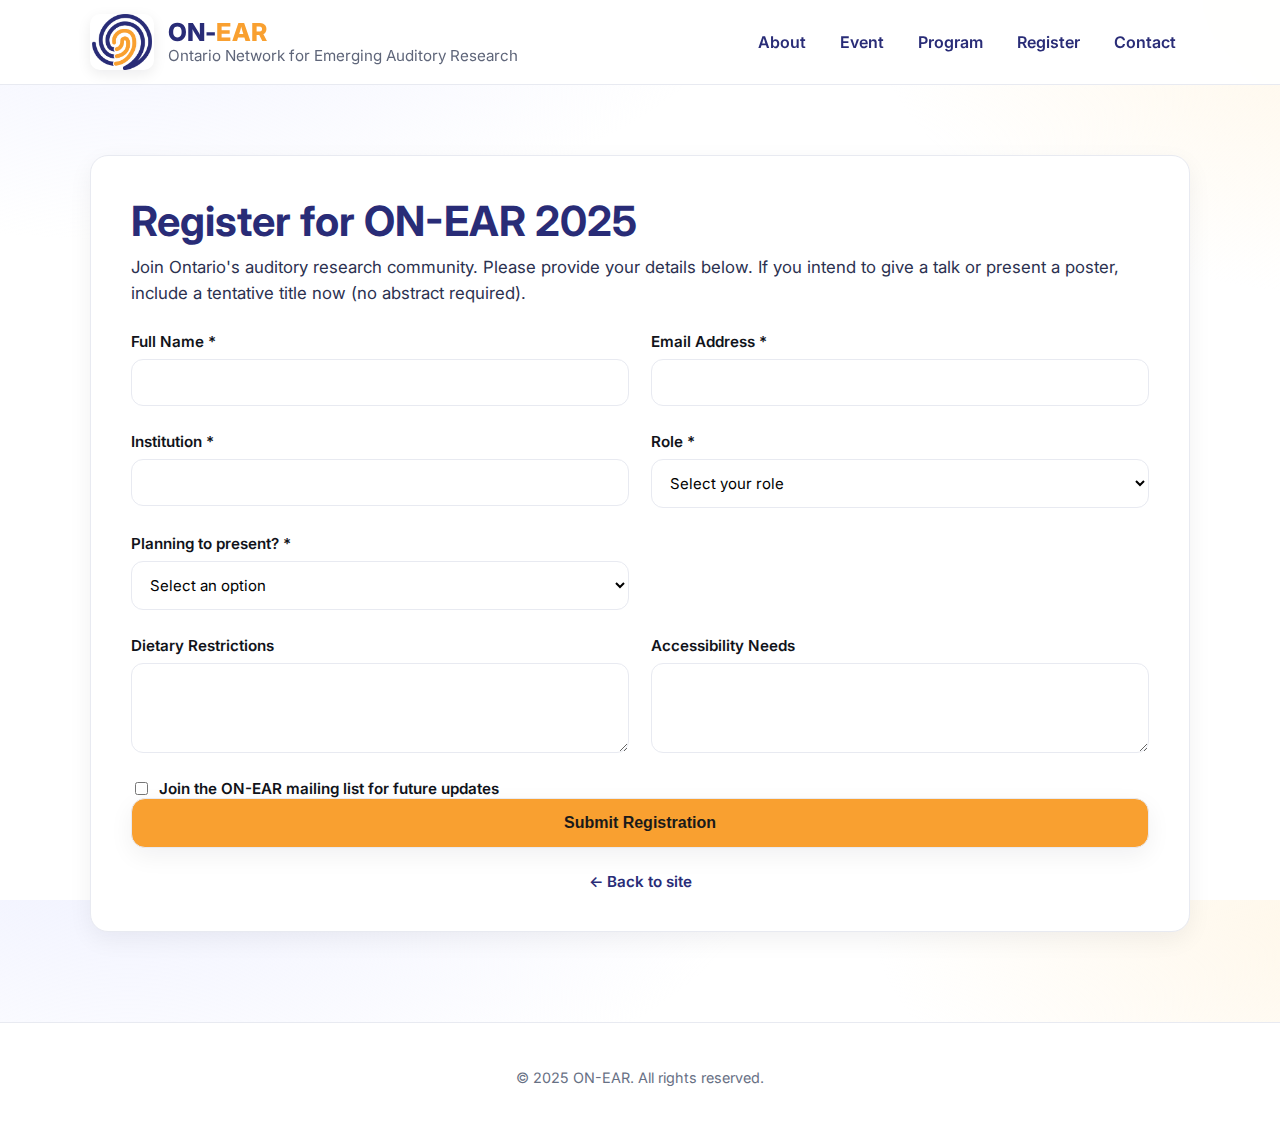
<file: register.html>
<!DOCTYPE html>
<html lang="en">
<head>
  <!-- redesign to match index2 -->
  <meta charset="UTF-8">
  <meta name="viewport" content="width=device-width, initial-scale=1.0">
  <title>Register - ON-EAR</title>
  <link href="https://fonts.googleapis.com/css2?family=Inter:wght@400;600;800&display=swap" rel="stylesheet">
  <meta name="theme-color" content="#292C77">
  <style>
    :root { --blue:#292C77; --yellow:#F9A030; --ink:#11131a; --muted:#5f667a; --bg:#ffffff; --soft:#f7f8fb; --border:#e8eaf1; --radius:18px; --shadow:0 8px 24px rgba(17,19,26,0.06); --shadow-strong:0 16px 42px rgba(17,19,26,0.10); --gradient:linear-gradient(135deg,#292C77 0%,#F9A030 100%); }
    *{box-sizing:border-box;} html,body{height:100%;}
    body{margin:0;font-family:'Inter',system-ui,-apple-system,Segoe UI,Roboto,Arial,sans-serif;color:var(--ink);background:radial-gradient(1200px 600px at 10% -10%, #eef0ff 0%, transparent 55%),radial-gradient(900px 500px at 110% 0%, #fff6e6 0%, transparent 60%),var(--bg);}
    .container{width:min(1100px,92vw);margin:0 auto;position:relative;z-index:1;}
    header{position:sticky;top:0;z-index:40;background:rgba(255,255,255,0.94);backdrop-filter:blur(10px);border-bottom:1px solid var(--border);transition:box-shadow .2s ease;}
    .header-inner{display:flex;align-items:center;justify-content:space-between;padding:14px 0;gap:12px;}
    .branding{display:flex;align-items:center;gap:14px;text-decoration:none;color:inherit;}
    .logo img{height:56px;width:auto;display:block;border-radius:10px;box-shadow:0 4px 14px rgba(17,19,26,0.08);}
    .title{display:grid;}
    .title .name{font-weight:800;letter-spacing:.2px;font-size:1.55rem;line-height:1.05;}
    .on{color:var(--blue);} .ear{color:var(--yellow);} .tag{color:var(--muted);font-size:.95rem;}
    nav{display:flex;gap:6px;align-items:center;flex-wrap:wrap;}
    nav a{position:relative;text-decoration:none;color:var(--blue);font-weight:600;padding:10px 14px;border-radius:12px;}
    nav a::after{content:"";position:absolute;left:50%;right:50%;bottom:6px;height:2px;background:var(--gradient);transition:left .2s,right .2s;}
    nav a:hover{background:#eef0ff;} nav a:hover::after,nav a.active::after{left:14px;right:14px;}
    .progress{position:fixed;top:0;left:0;height:3px;width:0;background:var(--gradient);z-index:60;box-shadow:0 2px 20px rgba(249,160,48,0.25);}
    main{padding:70px 0 90px;}
    .grid{display:grid;gap:40px;}
    .card{background:#fff;border:1px solid var(--border);border-radius:var(--radius);padding:40px;box-shadow:var(--shadow);} .card h1{margin:0 0 8px;font-size:clamp(2rem,4vw,2.6rem);color:var(--blue);} .card p.lede{margin:0 0 26px;font-size:1.05rem;color:#2b3150;line-height:1.55;}
    form .row{display:grid;gap:22px;margin-bottom:26px;} @media(min-width:680px){form .row.two{grid-template-columns:1fr 1fr;}}
    .form-group{display:flex;flex-direction:column;gap:8px;}
    label{font-weight:600;font-size:.95rem;color:var(--ink);} .form-group small{color:var(--muted);font-size:.75rem;}
    input,select,textarea{border:1px solid var(--border);background:#fff;padding:13px 14px;border-radius:12px;font-family:'Inter',sans-serif;font-size:15px;transition:border-color .2s,box-shadow .2s;} input:focus,select:focus,textarea:focus{outline:none;border-color:var(--blue);box-shadow:0 0 0 3px #292C771A;}
    textarea{resize:vertical;min-height:90px;}
    .info-text{background:var(--soft);border:1px solid var(--border);padding:14px 16px;border-radius:12px;font-size:.88rem;line-height:1.5;color:#2b3150;}
    .toggle-area{margin-top:10px;}
    .btn{display:inline-flex;align-items:center;justify-content:center;gap:10px;border:1px solid var(--border);cursor:pointer;padding:15px 22px;border-radius:14px;font-weight:700;font-size:1rem;text-decoration:none;transition:transform 120ms ease,box-shadow 200ms ease,filter 120ms ease;width:100%;}
    .btn-primary{background:#F9A030;color:#1a1a1a;box-shadow:var(--shadow);} .btn-primary:hover{background:#e18d00;transform:translateY(-1px);box-shadow:var(--shadow-strong);} 
    .back-link{text-align:center;display:block;margin-top:24px;color:var(--blue);font-weight:600;text-decoration:none;font-size:.95rem;} .back-link:hover{text-decoration:underline;}
    footer{text-align:center;color:#677084;padding:46px 1rem 60px;font-size:.9rem;border-top:1px solid var(--border);background:#fff;}
    @media(max-width:640px){.card{padding:30px 24px;} .title .name{font-size:1.4rem;} .logo img{height:50px;} }
  </style>
</head>
<body>
  <div id="progress" class="progress" aria-hidden="true"></div>
  <header>
    <div class="container header-inner">
      <a href="index.html" class="branding" aria-label="ON-EAR home">
        <div class="logo"><img src="Logo_v3.png" alt="ON-EAR logo"></div>
        <div class="title"><div class="name"><span class="on">ON-</span><span class="ear">EAR</span></div><div class="tag">Ontario Network for Emerging Auditory Research</div></div>
      </a>
      <nav aria-label="Primary">
        <a href="index.html#about">About</a>
        <a href="index.html#event">Event</a>
        <a href="program.html">Program</a>
        <a href="index.html#register">Register</a>
        <a href="index.html#contact">Contact</a>
      </nav>
    </div>
  </header>
  <main>
    <div class="container grid">
      <article class="card">
        <h1>Register for ON-EAR 2025</h1>
        <p class="lede">Join Ontario's auditory research community. Please provide your details below. If you intend to give a talk or present a poster, include a tentative title now (no abstract required).</p>
        <form action="https://formspree.io/f/xdkdlybw" method="POST" onsubmit="submitForm(event)">
          <input type="hidden" name="_captcha" value="false">
          <input type="hidden" name="_template" value="table">
          <input type="hidden" name="_subject" value="New ON-EAR Registration">
          <div class="row two">
            <div class="form-group">
              <label for="name">Full Name *</label>
              <input type="text" id="name" name="name" required>
            </div>
            <div class="form-group">
              <label for="email">Email Address *</label>
              <input type="email" id="email" name="email" required>
            </div>
          </div>
          <div class="row two">
            <div class="form-group">
              <label for="institution">Institution *</label>
              <input type="text" id="institution" name="institution" required>
            </div>
            <div class="form-group">
              <label for="role">Role *</label>
              <select id="role" name="role" required>
                <option value="">Select your role</option>
                <option value="faculty">Faculty</option>
                <option value="postdoc">Postdoc</option>
                <option value="graduate">Graduate Student</option>
                <option value="undergraduate">Undergraduate Student</option>
                <option value="other">Other</option>
              </select>
            </div>
          </div>
          <div class="row two">
            <div class="form-group">
              <label for="presentation">Planning to present? *</label>
              <select id="presentation" name="presentation" required>
                <option value="">Select an option</option>
                <option value="yes">Yes</option>
                <option value="no">No</option>
              </select>
            </div>
            <!-- placeholder column kept for layout balance -->
            <div class="form-group" aria-hidden="true"></div>
          </div>
          <!-- Restored detailed info blocks -->
          <div class="form-group" id="presentationInfo" style="display:none;">
            <div id="facultyPostdocInfo" style="display:none;">
              <p class="info-text">We anticipate having space for approximately 12 research talks. Talks will be prioritized for researchers, though if space allows, a few students may be contacted to present a talk. If we receive more submissions than we can accommodate, we may need to prioritize based on fit with the conference theme and balance across institutions. At this stage, no abstract is required, but we may reach out later to request a short description for the event program.</p>
              <label for="talkTitle">Tentative Title of Your Talk *</label>
              <input type="text" id="talkTitle" name="talkTitle">
            </div>
            <div id="studentInfo" style="display:none;">
              <p class="info-text">We anticipate having space for approximately 20 posters. Posters will primarily be allocated to students. If we receive more submissions than we can accommodate, we may need to prioritize based on fit with the conference theme and balance across institutions. At this stage, no abstract is required, but we may contact you later to provide a short description for the event program.</p>
              <label for="posterTitle">Tentative Title of Your Poster *</label>
              <input type="text" id="posterTitle" name="posterTitle">
            </div>
          </div>
          <div class="row two">
            <div class="form-group">
              <label for="dietary">Dietary Restrictions</label>
              <textarea id="dietary" name="dietary" rows="2"></textarea>
            </div>
            <div class="form-group">
              <label for="accessibility">Accessibility Needs</label>
              <textarea id="accessibility" name="accessibility" rows="2"></textarea>
            </div>
          </div>
          <div class="form-group">
            <label style="display:flex;align-items:center;gap:8px;">
              <input type="checkbox" id="mailingList" name="mailingList" style="width:auto;"> Join the ON-EAR mailing list for future updates
            </label>
          </div>
          <button type="submit" class="btn btn-primary" style="width:100%;">Submit Registration</button>
          <a href="index.html" class="back-link">← Back to site</a>
        </form>
      </article>
    </div>
  </main>
  <footer>
    <div class="container">&copy; 2025 ON-EAR. All rights reserved.</div>
  </footer>
  <script>
    const progress=document.getElementById('progress');const headerEl=document.querySelector('header');window.addEventListener('scroll',()=>{const st=document.documentElement.scrollTop||document.body.scrollTop;const h=document.documentElement.scrollHeight-document.documentElement.clientHeight;progress.style.width=Math.min(100,(st/h)*100)+'%';headerEl.style.boxShadow=st>6?'0 6px 24px rgba(17,19,26,0.08)':'none';});
    // Restore original questionnaire logic with detailed text blocks
    const role=document.getElementById('role');
    const presentation=document.getElementById('presentation');
    const presentationInfo=document.getElementById('presentationInfo');
    const facultyPostdocInfo=document.getElementById('facultyPostdocInfo');
    const studentInfo=document.getElementById('studentInfo');
    const talkTitle=document.getElementById('talkTitle');
    const posterTitle=document.getElementById('posterTitle');
    function updatePresentation(){const r=role.value;const presenting=presentation.value==='yes';presentationInfo.style.display=presenting?'block':'none';if(presenting){if(r==='faculty'||r==='postdoc'){facultyPostdocInfo.style.display='block';studentInfo.style.display='none';talkTitle.required=true;posterTitle.required=false;}else{facultyPostdocInfo.style.display='none';studentInfo.style.display='block';talkTitle.required=false;posterTitle.required=true;}}else{facultyPostdocInfo.style.display='none';studentInfo.style.display='none';talkTitle.required=false;posterTitle.required=false;}}
    role.addEventListener('change',updatePresentation);presentation.addEventListener('change',updatePresentation);
    function submitForm(e){e.preventDefault();const form=e.target;const data=new FormData(form);fetch(form.action,{method:'POST',body:data,headers:{'Accept':'application/json'}}).then(r=>{if(r.ok){window.location.href='thank-you.html';}else{throw new Error('Form submission failed');}}).catch(()=>{alert('Sorry, there was an error submitting your registration. Please try again.');});}
  </script>
</body>
</html>
</file>
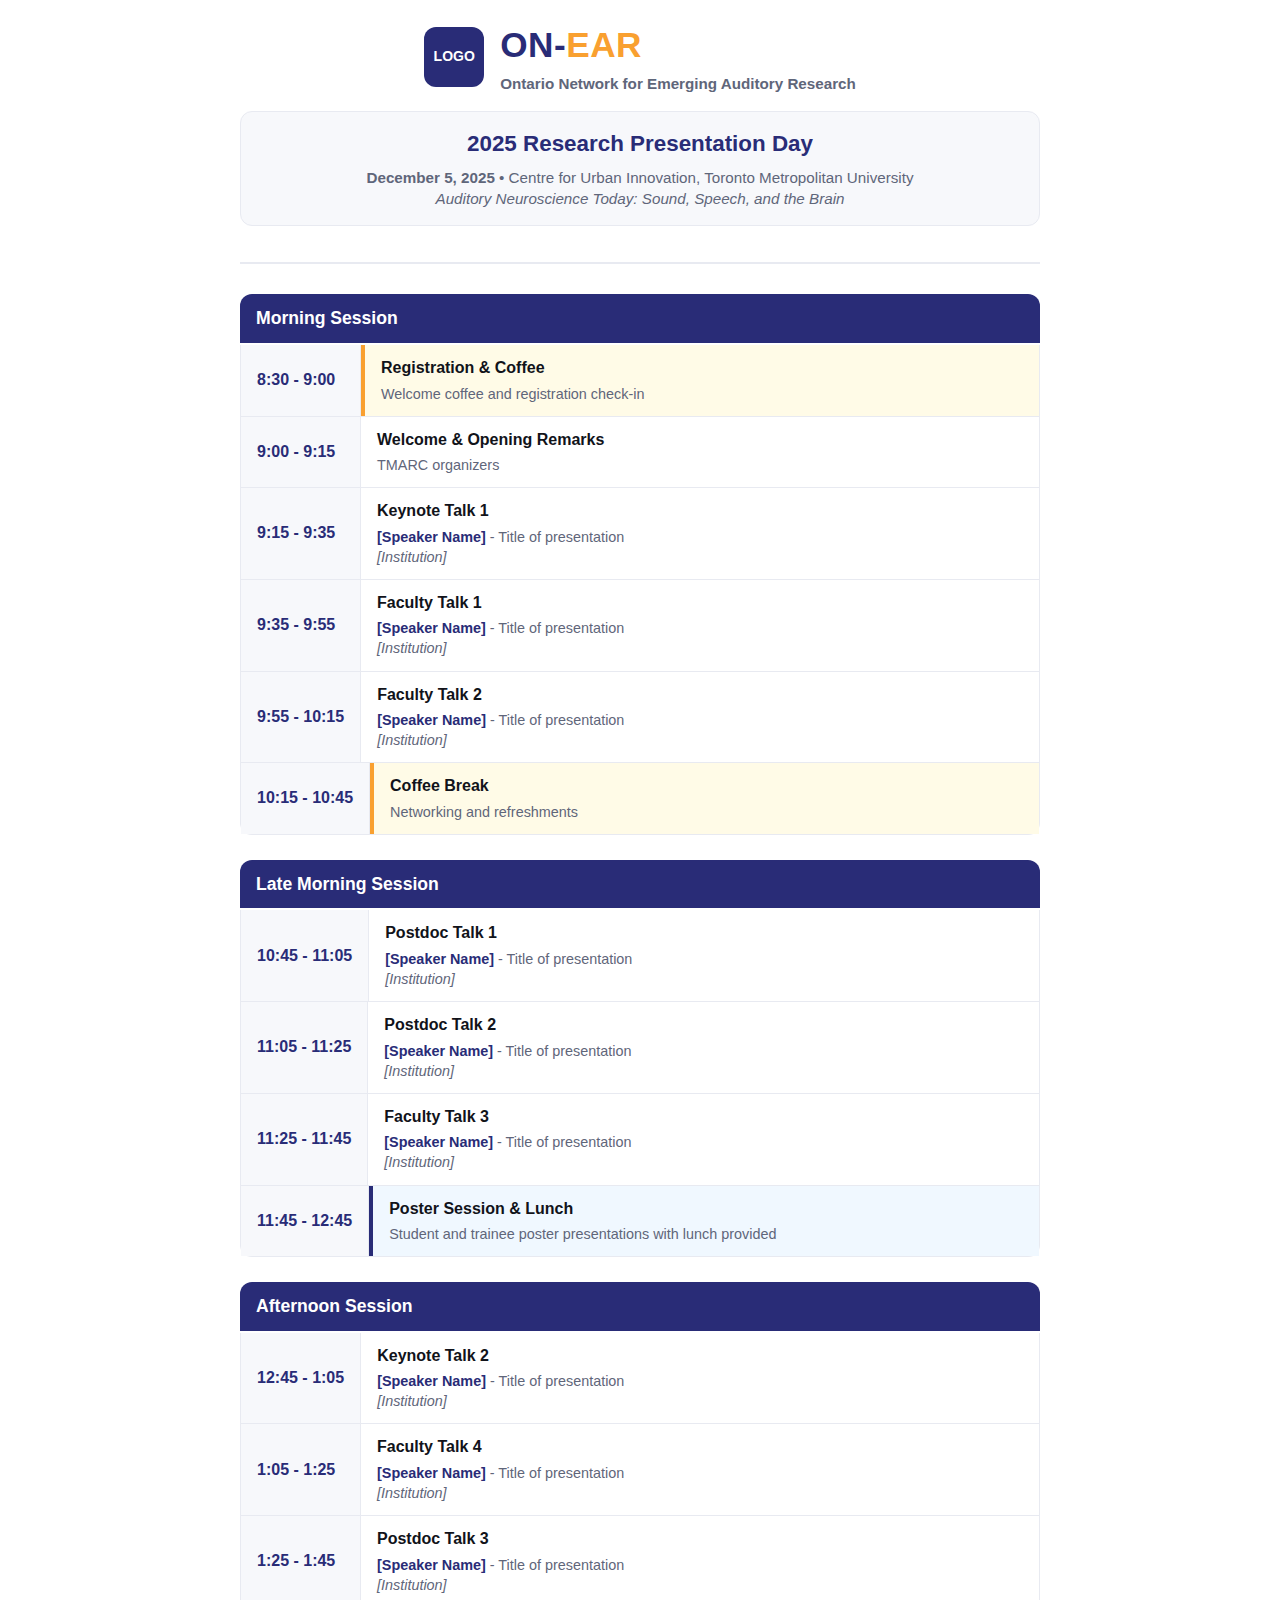
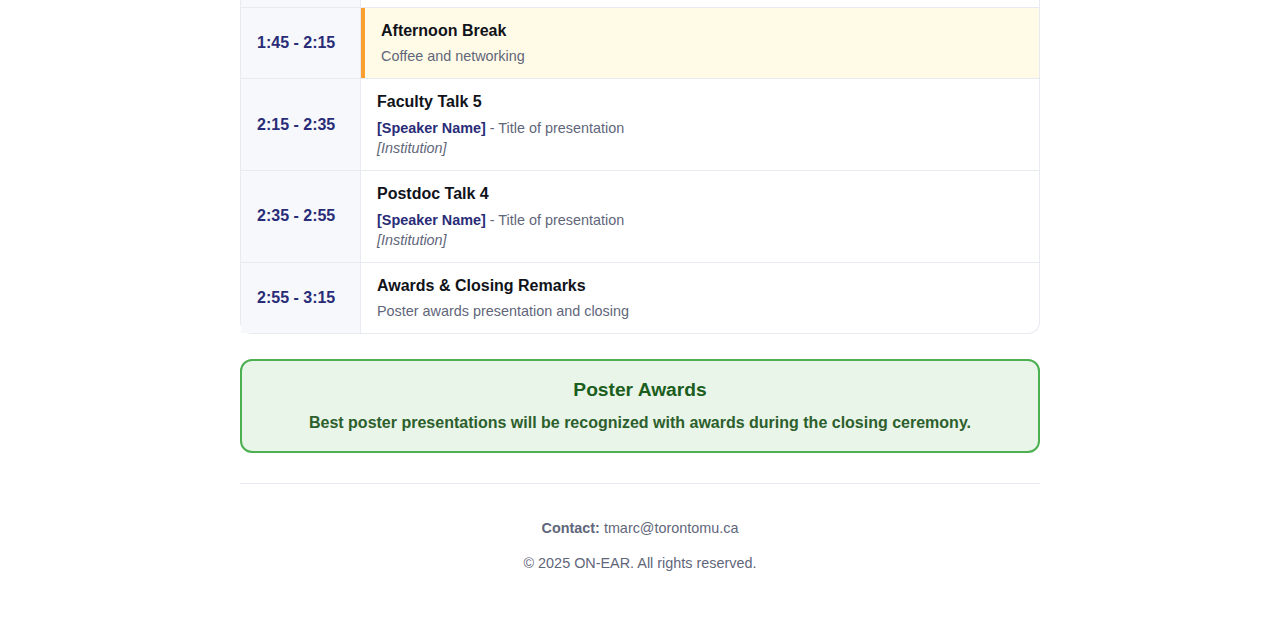
<file: schedule-printable.html>
<!DOCTYPE html>
<html lang="en">
<head>
  <meta charset="UTF-8">
  <meta name="viewport" content="width=device-width, initial-scale=1.0">
  <title>ON-EAR 2025 - Program Schedule</title>
  <style>
    :root {
      --blue: #292C77;
      --yellow: #F9A030;
      --ink: #11131a;
      --muted: #5f667a;
      --bg: #ffffff;
      --soft: #f7f8fb;
      --border: #e8eaf1;
      --radius: 12px;
      --shadow: 0 4px 12px rgba(17,19,26,0.06);
    }

    * { box-sizing: border-box; }
    
    body {
      margin: 0;
      padding: 20px;
      font-family: 'Arial', sans-serif;
      color: var(--ink);
      background: var(--bg);
      line-height: 1.4;
    }

    .container {
      max-width: 800px;
      margin: 0 auto;
    }

    /* Header */
    .header {
      text-align: center;
      margin-bottom: 30px;
      padding-bottom: 20px;
      border-bottom: 2px solid var(--border);
    }

    .logo-title {
      display: flex;
      align-items: center;
      justify-content: center;
      gap: 16px;
      margin-bottom: 12px;
    }

    .logo {
      width: 60px;
      height: 60px;
      background: var(--blue);
      border-radius: 12px;
      display: flex;
      align-items: center;
      justify-content: center;
      color: white;
      font-weight: bold;
      font-size: 14px;
    }

    .title {
      text-align: left;
    }

    .title .name {
      font-size: 2.2rem;
      font-weight: 800;
      margin: 0;
      letter-spacing: 0.5px;
    }

    .on { color: var(--blue); }
    .ear { color: var(--yellow); }

    .subtitle {
      color: var(--muted);
      font-size: 0.95rem;
      margin: 4px 0 0 0;
      font-weight: 600;
    }

    .event-info {
      background: var(--soft);
      border: 1px solid var(--border);
      border-radius: var(--radius);
      padding: 16px;
      margin: 16px 0;
      text-align: center;
    }

    .event-info h2 {
      margin: 0 0 8px 0;
      color: var(--blue);
      font-size: 1.4rem;
    }

    .event-details {
      color: var(--muted);
      font-size: 0.95rem;
    }

    /* Schedule */
    .schedule-section {
      margin: 25px 0;
    }

    .section-title {
      background: var(--blue);
      color: white;
      padding: 12px 16px;
      margin: 0 0 2px 0;
      font-size: 1.1rem;
      font-weight: 700;
      border-radius: var(--radius) var(--radius) 0 0;
    }

    .time-block {
      display: flex;
      border: 1px solid var(--border);
      border-top: none;
      background: white;
    }

    .time-block:last-child {
      border-radius: 0 0 var(--radius) var(--radius);
    }

    .time {
      background: var(--soft);
      padding: 12px 16px;
      min-width: 120px;
      font-weight: 700;
      color: var(--blue);
      border-right: 1px solid var(--border);
      display: flex;
      align-items: center;
    }

    .activity {
      padding: 12px 16px;
      flex: 1;
    }

    .activity-title {
      font-weight: 700;
      color: var(--ink);
      margin-bottom: 4px;
    }

    .activity-details {
      color: var(--muted);
      font-size: 0.9rem;
    }

    .speaker {
      color: var(--blue);
      font-weight: 600;
    }

    .break-activity {
      background: #fffbe7;
      border-left: 4px solid var(--yellow);
    }

    .poster-session {
      background: #f0f8ff;
      border-left: 4px solid var(--blue);
    }

    /* Awards section */
    .awards-info {
      background: #e8f5e8;
      border: 2px solid #4caf50;
      border-radius: var(--radius);
      padding: 16px;
      margin: 20px 0;
      text-align: center;
    }

    .awards-info h3 {
      color: #1b5e20;
      margin: 0 0 8px 0;
      font-size: 1.2rem;
    }

    .awards-info p {
      color: #2d5f2d;
      margin: 0;
      font-weight: 600;
    }

    /* Print styles */
    @media print {
      body { 
        padding: 15px;
        font-size: 11pt;
        line-height: 1.3;
      }
      
      .container {
        max-width: none;
      }
      
      .schedule-section {
        page-break-inside: avoid;
        margin: 20px 0;
      }
      
      .time-block {
        page-break-inside: avoid;
      }
      
      .header {
        margin-bottom: 20px;
      }
      
      .logo-title .logo {
        width: 50px;
        height: 50px;
        font-size: 12px;
      }
      
      .title .name {
        font-size: 1.8rem;
      }
    }

    @media (max-width: 600px) {
      .logo-title {
        flex-direction: column;
        gap: 8px;
      }
      
      .title {
        text-align: center;
      }
      
      .time-block {
        flex-direction: column;
      }
      
      .time {
        min-width: auto;
        border-right: none;
        border-bottom: 1px solid var(--border);
      }
    }
  </style>
</head>
<body>
  <div class="container">
    <!-- Header -->
    <div class="header">
      <div class="logo-title">
        <div class="logo">LOGO</div>
        <div class="title">
          <h1 class="name"><span class="on">ON-</span><span class="ear">EAR</span></h1>
          <p class="subtitle">Ontario Network for Emerging Auditory Research</p>
        </div>
      </div>
      
      <div class="event-info">
        <h2>2025 Research Presentation Day</h2>
        <div class="event-details">
          <strong>December 5, 2025</strong> • Centre for Urban Innovation, Toronto Metropolitan University<br>
          <em>Auditory Neuroscience Today: Sound, Speech, and the Brain</em>
        </div>
      </div>
    </div>

    <!-- Morning Session -->
    <div class="schedule-section">
      <h2 class="section-title">Morning Session</h2>
      
      <div class="time-block">
        <div class="time">8:30 - 9:00</div>
        <div class="activity break-activity">
          <div class="activity-title">Registration & Coffee</div>
          <div class="activity-details">Welcome coffee and registration check-in</div>
        </div>
      </div>
      
      <div class="time-block">
        <div class="time">9:00 - 9:15</div>
        <div class="activity">
          <div class="activity-title">Welcome & Opening Remarks</div>
          <div class="activity-details">TMARC organizers</div>
        </div>
      </div>
      
      <div class="time-block">
        <div class="time">9:15 - 9:35</div>
        <div class="activity">
          <div class="activity-title">Keynote Talk 1</div>
          <div class="activity-details">
            <span class="speaker">[Speaker Name]</span> - Title of presentation<br>
            <em>[Institution]</em>
          </div>
        </div>
      </div>
      
      <div class="time-block">
        <div class="time">9:35 - 9:55</div>
        <div class="activity">
          <div class="activity-title">Faculty Talk 1</div>
          <div class="activity-details">
            <span class="speaker">[Speaker Name]</span> - Title of presentation<br>
            <em>[Institution]</em>
          </div>
        </div>
      </div>
      
      <div class="time-block">
        <div class="time">9:55 - 10:15</div>
        <div class="activity">
          <div class="activity-title">Faculty Talk 2</div>
          <div class="activity-details">
            <span class="speaker">[Speaker Name]</span> - Title of presentation<br>
            <em>[Institution]</em>
          </div>
        </div>
      </div>
      
      <div class="time-block">
        <div class="time">10:15 - 10:45</div>
        <div class="activity break-activity">
          <div class="activity-title">Coffee Break</div>
          <div class="activity-details">Networking and refreshments</div>
        </div>
      </div>
    </div>

    <!-- Late Morning Session -->
    <div class="schedule-section">
      <h2 class="section-title">Late Morning Session</h2>
      
      <div class="time-block">
        <div class="time">10:45 - 11:05</div>
        <div class="activity">
          <div class="activity-title">Postdoc Talk 1</div>
          <div class="activity-details">
            <span class="speaker">[Speaker Name]</span> - Title of presentation<br>
            <em>[Institution]</em>
          </div>
        </div>
      </div>
      
      <div class="time-block">
        <div class="time">11:05 - 11:25</div>
        <div class="activity">
          <div class="activity-title">Postdoc Talk 2</div>
          <div class="activity-details">
            <span class="speaker">[Speaker Name]</span> - Title of presentation<br>
            <em>[Institution]</em>
          </div>
        </div>
      </div>
      
      <div class="time-block">
        <div class="time">11:25 - 11:45</div>
        <div class="activity">
          <div class="activity-title">Faculty Talk 3</div>
          <div class="activity-details">
            <span class="speaker">[Speaker Name]</span> - Title of presentation<br>
            <em>[Institution]</em>
          </div>
        </div>
      </div>
      
      <div class="time-block">
        <div class="time">11:45 - 12:45</div>
        <div class="activity poster-session">
          <div class="activity-title">Poster Session & Lunch</div>
          <div class="activity-details">Student and trainee poster presentations with lunch provided</div>
        </div>
      </div>
    </div>

    <!-- Afternoon Session -->
    <div class="schedule-section">
      <h2 class="section-title">Afternoon Session</h2>
      
      <div class="time-block">
        <div class="time">12:45 - 1:05</div>
        <div class="activity">
          <div class="activity-title">Keynote Talk 2</div>
          <div class="activity-details">
            <span class="speaker">[Speaker Name]</span> - Title of presentation<br>
            <em>[Institution]</em>
          </div>
        </div>
      </div>
      
      <div class="time-block">
        <div class="time">1:05 - 1:25</div>
        <div class="activity">
          <div class="activity-title">Faculty Talk 4</div>
          <div class="activity-details">
            <span class="speaker">[Speaker Name]</span> - Title of presentation<br>
            <em>[Institution]</em>
          </div>
        </div>
      </div>
      
      <div class="time-block">
        <div class="time">1:25 - 1:45</div>
        <div class="activity">
          <div class="activity-title">Postdoc Talk 3</div>
          <div class="activity-details">
            <span class="speaker">[Speaker Name]</span> - Title of presentation<br>
            <em>[Institution]</em>
          </div>
        </div>
      </div>
      
      <div class="time-block">
        <div class="time">1:45 - 2:15</div>
        <div class="activity break-activity">
          <div class="activity-title">Afternoon Break</div>
          <div class="activity-details">Coffee and networking</div>
        </div>
      </div>
      
      <div class="time-block">
        <div class="time">2:15 - 2:35</div>
        <div class="activity">
          <div class="activity-title">Faculty Talk 5</div>
          <div class="activity-details">
            <span class="speaker">[Speaker Name]</span> - Title of presentation<br>
            <em>[Institution]</em>
          </div>
        </div>
      </div>
      
      <div class="time-block">
        <div class="time">2:35 - 2:55</div>
        <div class="activity">
          <div class="activity-title">Postdoc Talk 4</div>
          <div class="activity-details">
            <span class="speaker">[Speaker Name]</span> - Title of presentation<br>
            <em>[Institution]</em>
          </div>
        </div>
      </div>
      
      <div class="time-block">
        <div class="time">2:55 - 3:15</div>
        <div class="activity">
          <div class="activity-title">Awards & Closing Remarks</div>
          <div class="activity-details">Poster awards presentation and closing</div>
        </div>
      </div>
    </div>

    <!-- Awards Information -->
    <div class="awards-info">
      <h3>Poster Awards</h3>
      <p>Best poster presentations will be recognized with awards during the closing ceremony.</p>
    </div>

    <!-- Footer info -->
    <div style="text-align: center; margin-top: 30px; padding: 20px; border-top: 1px solid var(--border); color: var(--muted); font-size: 0.9rem;">
      <p><strong>Contact:</strong> tmarc@torontomu.ca</p>
      <p>© 2025 ON-EAR. All rights reserved.</p>
    </div>
  </div>
</body>
</html>
</file>
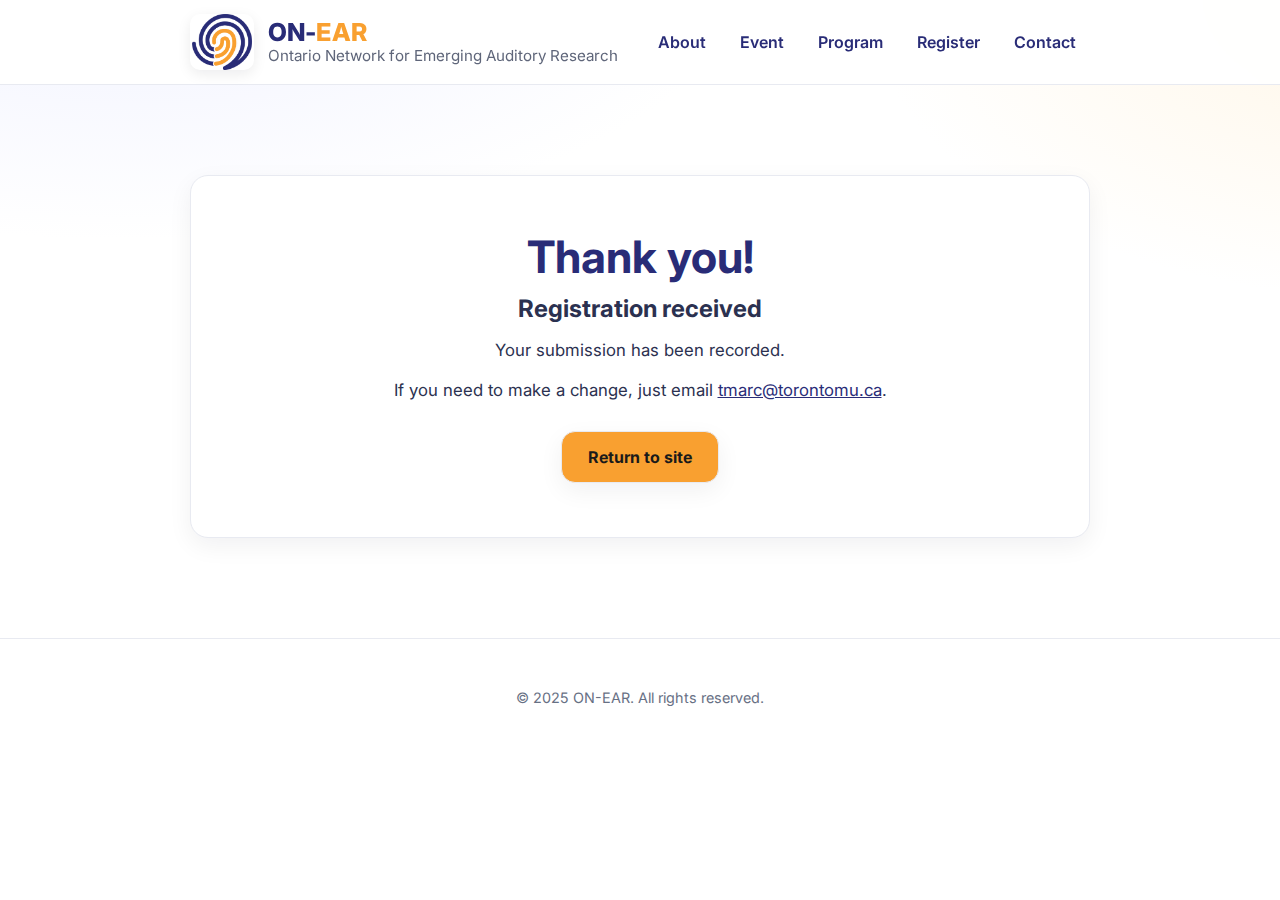
<file: thank-you.html>
<!DOCTYPE html>
<html lang="en">
<head>
  <meta charset="UTF-8" />
  <meta name="viewport" content="width=device-width, initial-scale=1.0" />
  <title>Thank You - ON-EAR</title>
  <link href="https://fonts.googleapis.com/css2?family=Inter:wght@400;600;800&display=swap" rel="stylesheet">
  <meta name="theme-color" content="#292C77">
  <style>
    :root { --blue:#292C77; --yellow:#F9A030; --ink:#11131a; --muted:#5f667a; --bg:#ffffff; --soft:#f7f8fb; --border:#e8eaf1; --radius:18px; --shadow:0 8px 24px rgba(17,19,26,0.06); --shadow-strong:0 16px 42px rgba(17,19,26,0.10); --gradient:linear-gradient(135deg,#292C77 0%,#F9A030 100%); }
    *{box-sizing:border-box;} html,body{height:100%;}
    body{margin:0;font-family:'Inter',system-ui,-apple-system,Segoe UI,Roboto,Arial,sans-serif;color:var(--ink);background:radial-gradient(1200px 600px at 10% -10%, #eef0ff 0%, transparent 55%),radial-gradient(900px 500px at 110% 0%, #fff6e6 0%, transparent 60%),var(--bg);}  
    .container{width:min(900px,92vw);margin:0 auto;position:relative;z-index:1;}
    header{position:sticky;top:0;z-index:40;background:rgba(255,255,255,0.94);backdrop-filter:blur(10px);border-bottom:1px solid var(--border);transition:box-shadow .2s ease;}
    .header-inner{display:flex;align-items:center;justify-content:space-between;padding:14px 0;gap:12px;}
    .branding{display:flex;align-items:center;gap:14px;text-decoration:none;color:inherit;}
    .logo img{height:56px;width:auto;display:block;border-radius:10px;box-shadow:0 4px 14px rgba(17,19,26,0.08);}
    .title{display:grid;} .title .name{font-weight:800;letter-spacing:.2px;font-size:1.55rem;line-height:1.05;} .on{color:var(--blue);} .ear{color:var(--yellow);} .tag{color:var(--muted);font-size:.95rem;}
    nav{display:flex;gap:6px;align-items:center;flex-wrap:wrap;} nav a{position:relative;text-decoration:none;color:var(--blue);font-weight:600;padding:10px 14px;border-radius:12px;} nav a::after{content:"";position:absolute;left:50%;right:50%;bottom:6px;height:2px;background:var(--gradient);transition:left .2s,right .2s;} nav a:hover{background:#eef0ff;} nav a:hover::after,nav a.active::after{left:14px;right:14px;}
    .progress{position:fixed;top:0;left:0;height:3px;width:0;background:var(--gradient);z-index:60;box-shadow:0 2px 20px rgba(249,160,48,0.25);}    
    main{padding:90px 0 100px;}
    .card{background:#fff;border:1px solid var(--border);border-radius:var(--radius);padding:54px 50px;text-align:center;box-shadow:var(--shadow);} .card h1{margin:0 0 10px;font-size:clamp(2.1rem,5vw,2.8rem);color:var(--blue);} .card h2{margin:0 0 14px;font-size:1.5rem;color:#2b3150;} .card p{margin:0 0 18px;font-size:1.05rem;color:#2b3150;line-height:1.55;}
    .btn{display:inline-flex;align-items:center;justify-content:center;gap:10px;border:1px solid var(--border);cursor:pointer;padding:15px 26px;border-radius:14px;font-weight:700;font-size:1rem;text-decoration:none;transition:transform 120ms ease,box-shadow 200ms ease,filter 120ms ease;}
    .btn-primary{background:#F9A030;color:#1a1a1a;box-shadow:var(--shadow);} .btn-primary:hover{background:#e18d00;transform:translateY(-1px);box-shadow:var(--shadow-strong);}    
    footer{text-align:center;color:#677084;padding:50px 1rem 70px;font-size:.9rem;border-top:1px solid var(--border);background:#fff;}
    @media(max-width:640px){.card{padding:42px 30px;} .title .name{font-size:1.4rem;} .logo img{height:50px;} }
  </style>
</head>
<body>
  <div id="progress" class="progress" aria-hidden="true"></div>
  <header>
    <div class="container header-inner">
      <a href="index.html" class="branding" aria-label="ON-EAR home">
        <div class="logo"><img src="Logo_v3.png" alt="ON-EAR logo"></div>
        <div class="title"><div class="name"><span class="on">ON-</span><span class="ear">EAR</span></div><div class="tag">Ontario Network for Emerging Auditory Research</div></div>
      </a>
      <nav aria-label="Primary">
        <a href="index.html#about">About</a>
        <a href="index.html#event">Event</a>
        <a href="program.html">Program</a>
        <a href="index.html#register">Register</a>
        <a href="index.html#contact">Contact</a>
      </nav>
    </div>
  </header>
  <main>
    <div class="container">
      <article class="card">
        <h1>Thank you!</h1>
        <h2>Registration received</h2>
        <p>Your submission has been recorded.</p>
        <p style="margin-top:-4px;">If you need to make a change, just email <a href="mailto:tmarc@torontomu.ca" style="color:var(--blue);text-decoration:underline;">tmarc@torontomu.ca</a>.</p>
        <a href="index.html" class="btn btn-primary" style="margin-top:10px;">Return to site</a>
      </article>
    </div>
  </main>
  <footer>
    <div class="container">&copy; 2025 ON-EAR. All rights reserved.</div>
  </footer>
  <script>
    const progress=document.getElementById('progress');const headerEl=document.querySelector('header');window.addEventListener('scroll',()=>{const st=document.documentElement.scrollTop||document.body.scrollTop;const h=document.documentElement.scrollHeight-document.documentElement.clientHeight;progress.style.width=Math.min(100,(st/h)*100)+'%';headerEl.style.boxShadow=st>6?'0 6px 24px rgba(17,19,26,0.08)':'none';});
  </script>
</body>
</html>
</file>
